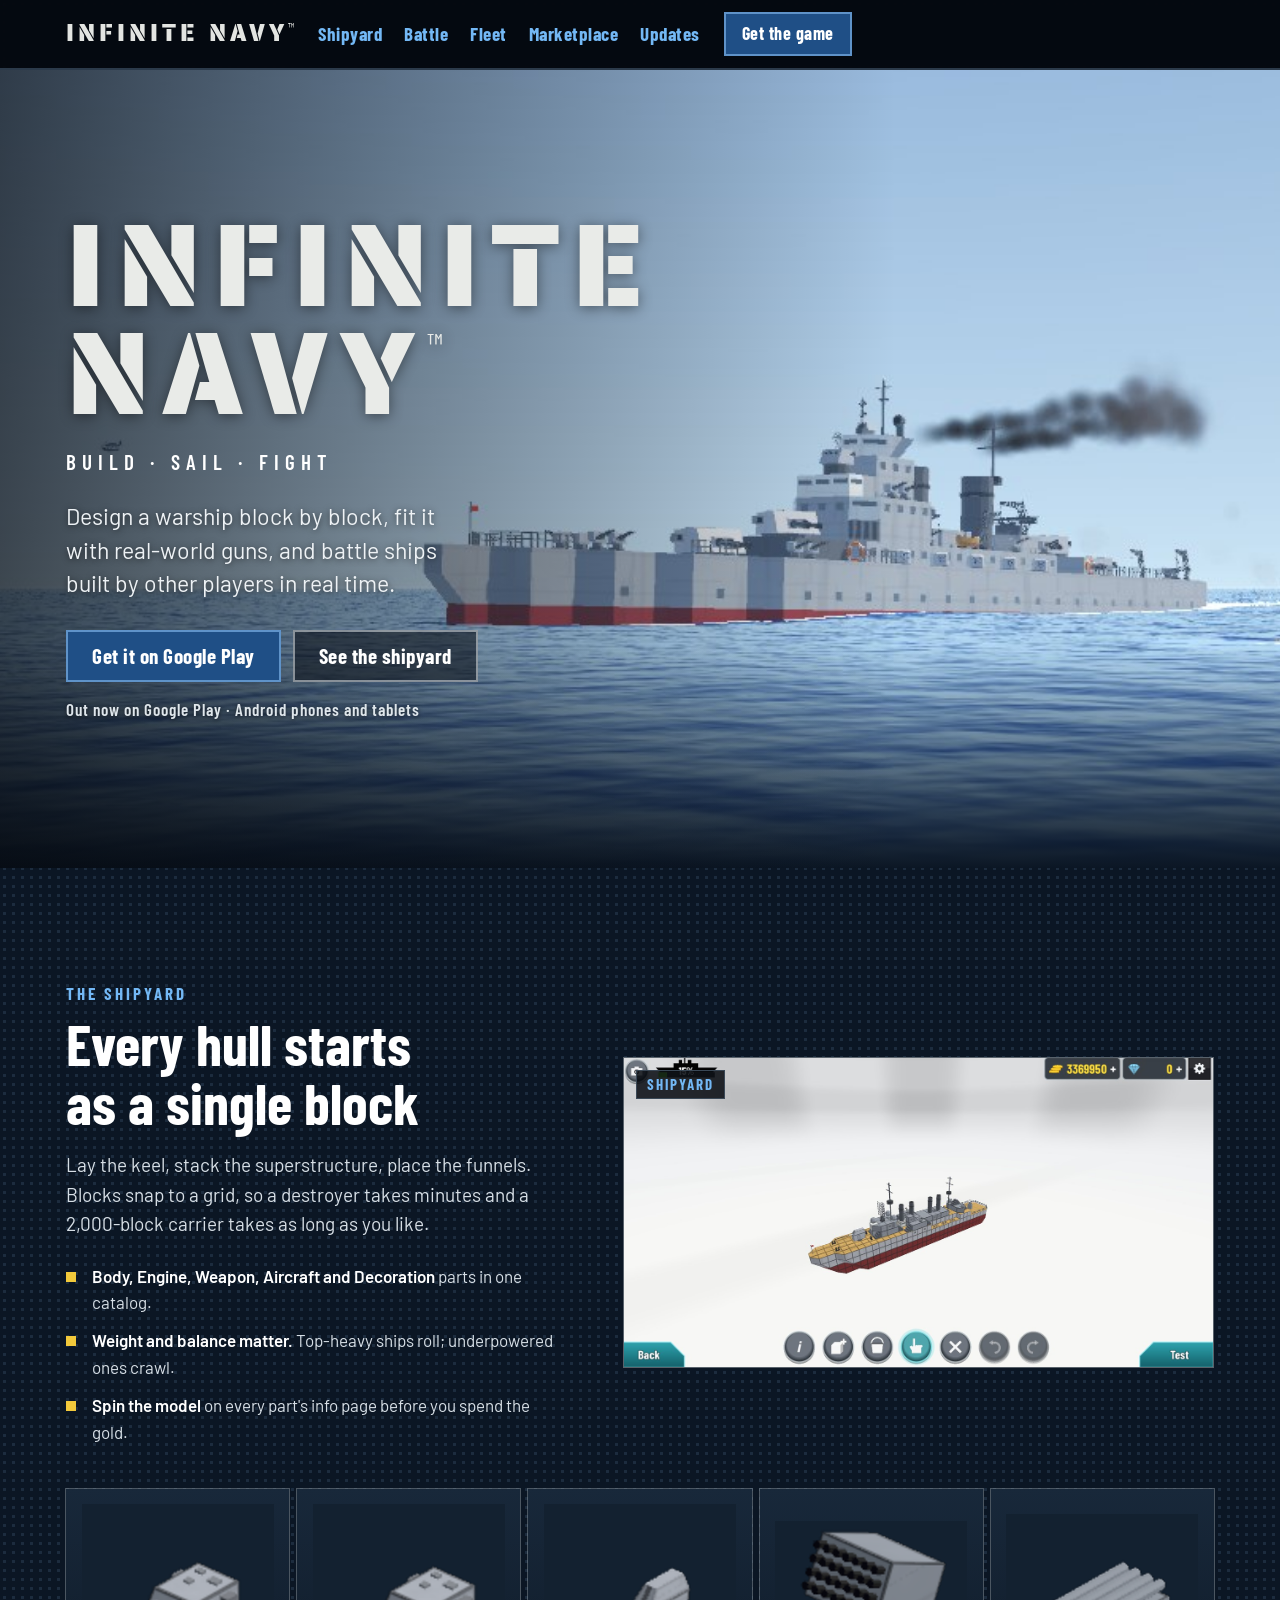
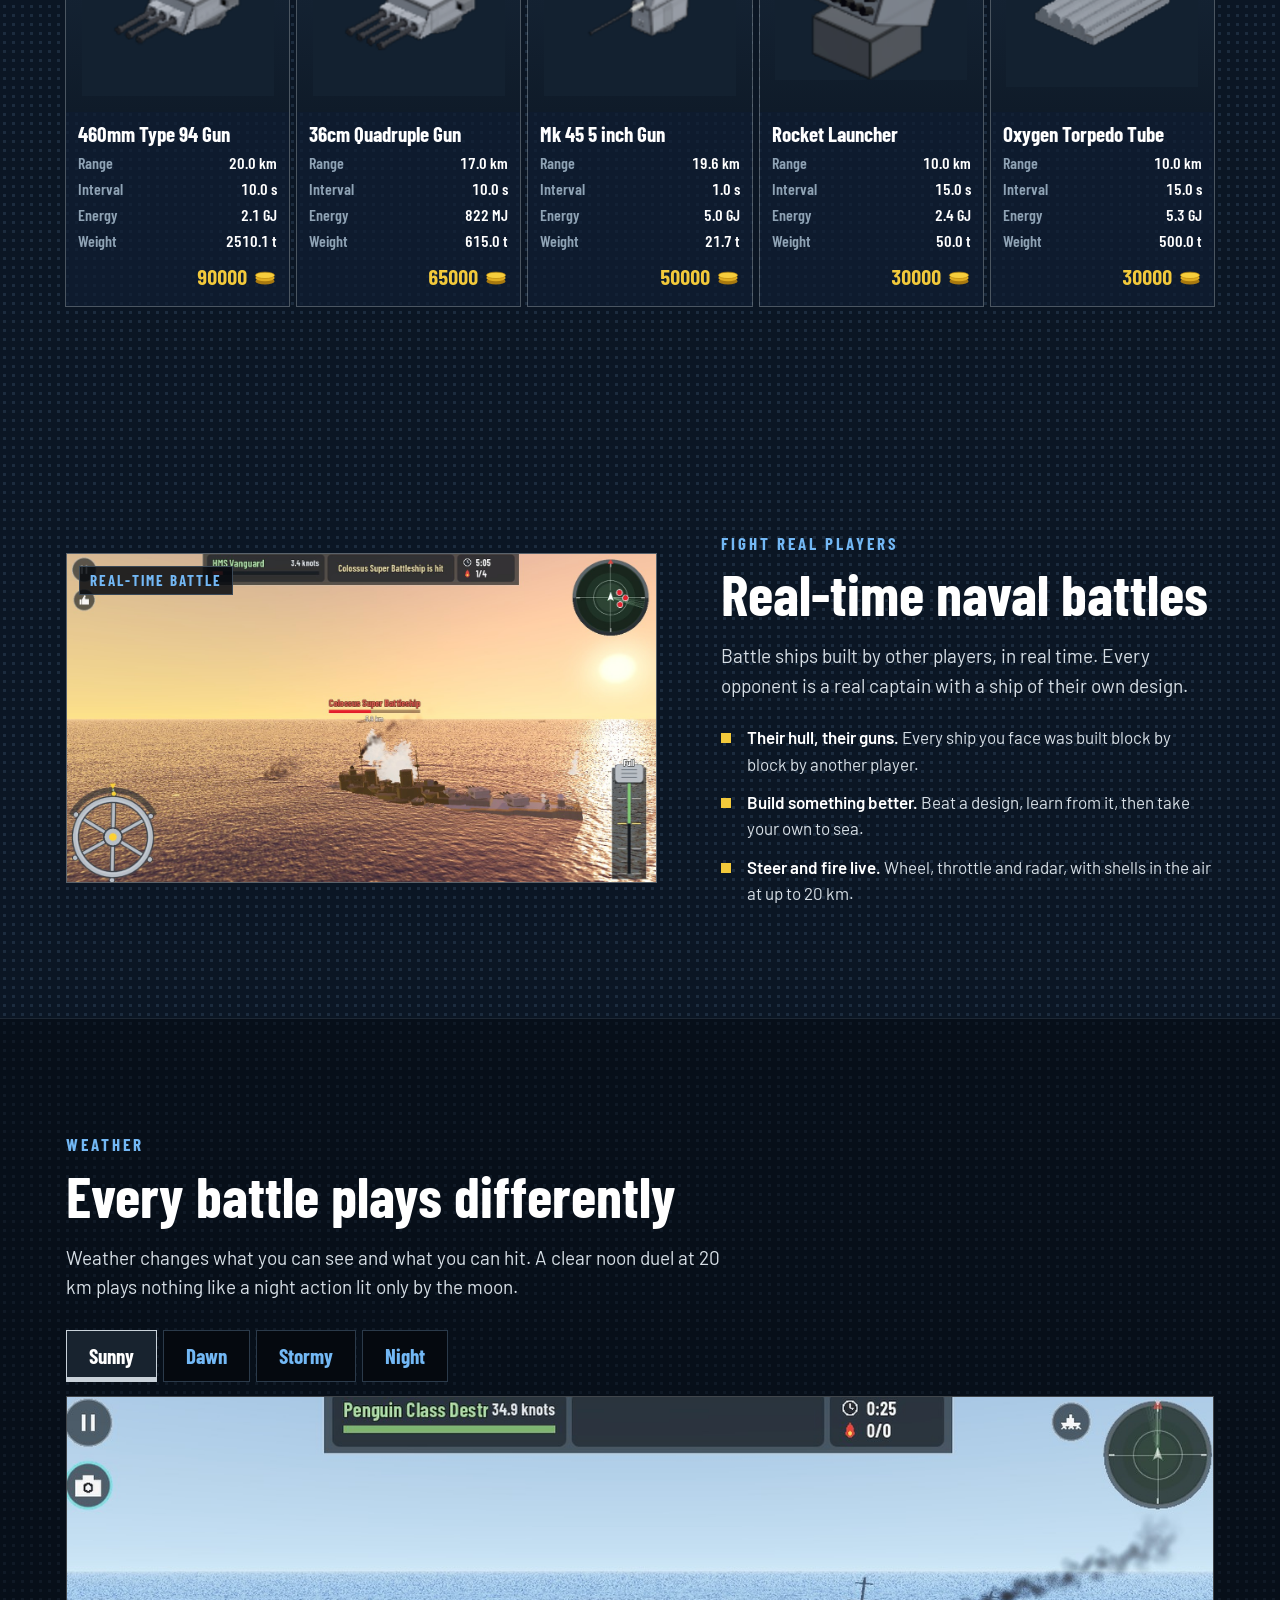
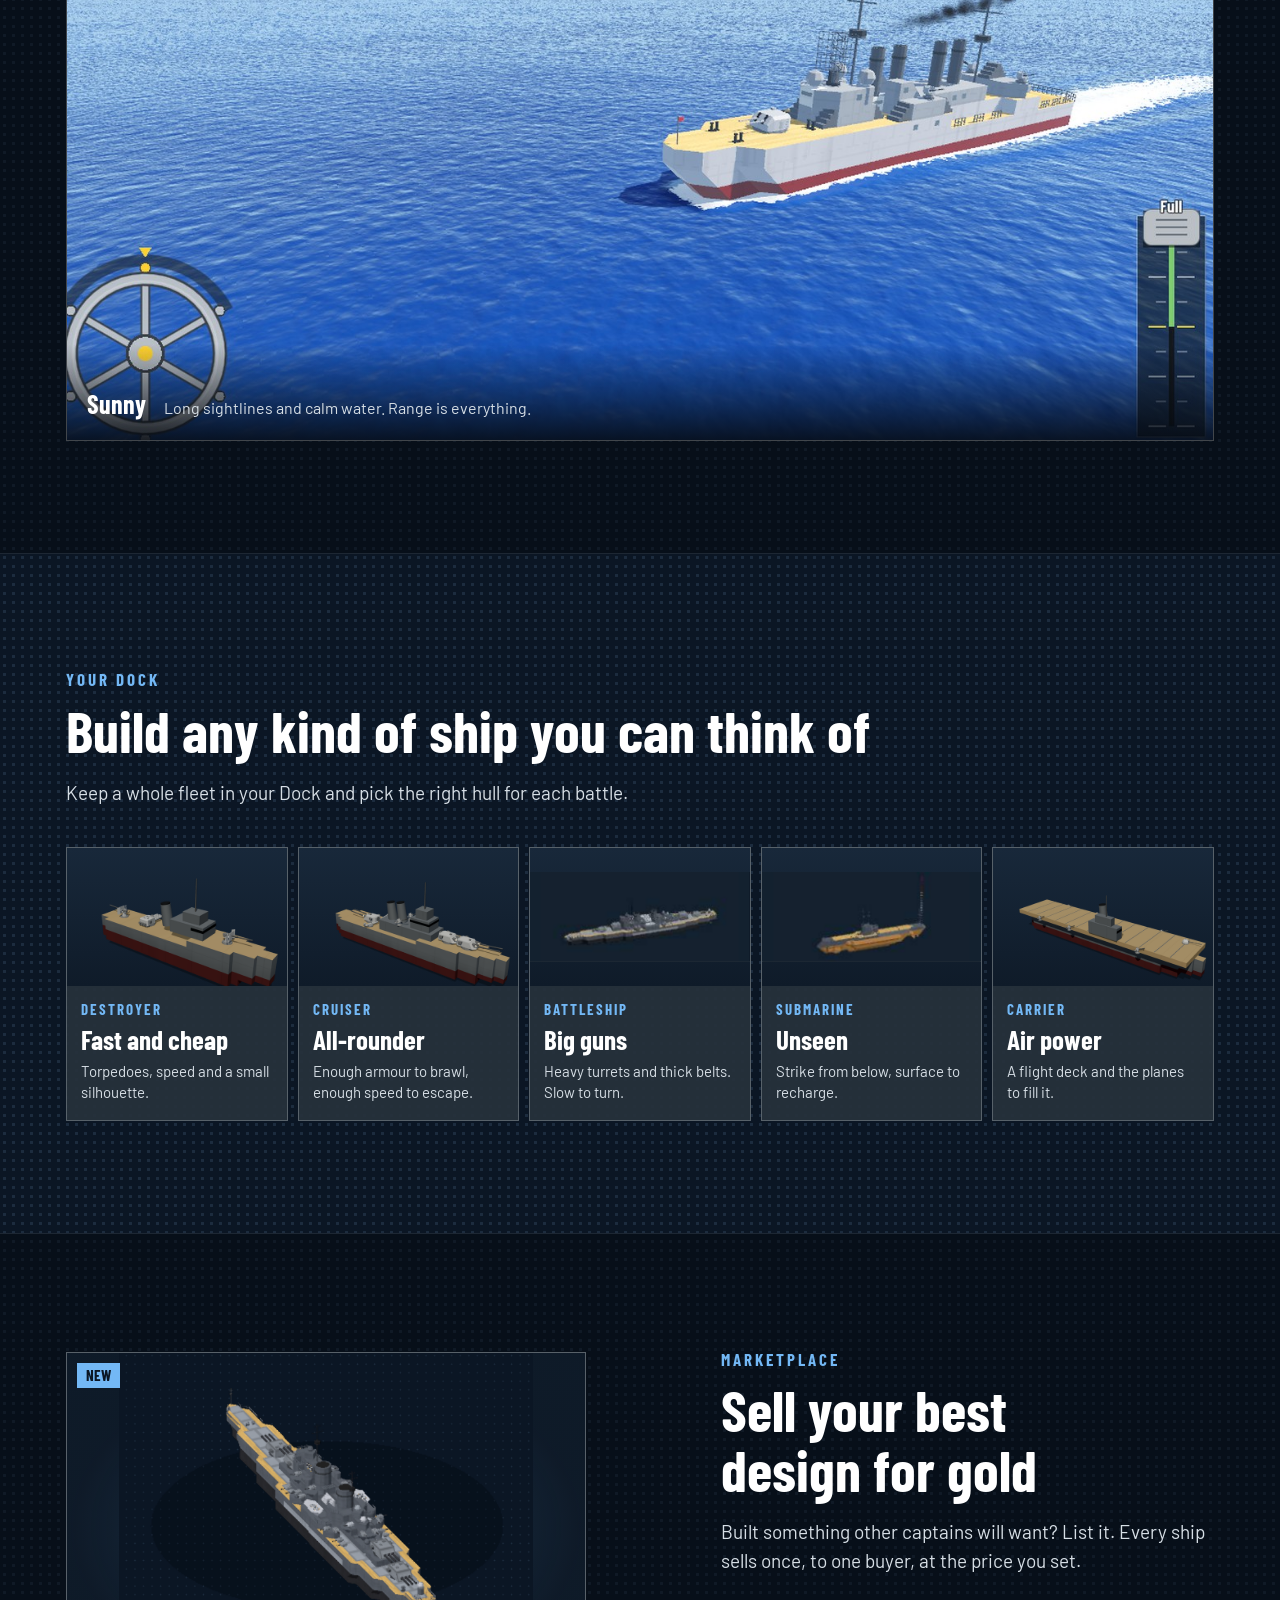
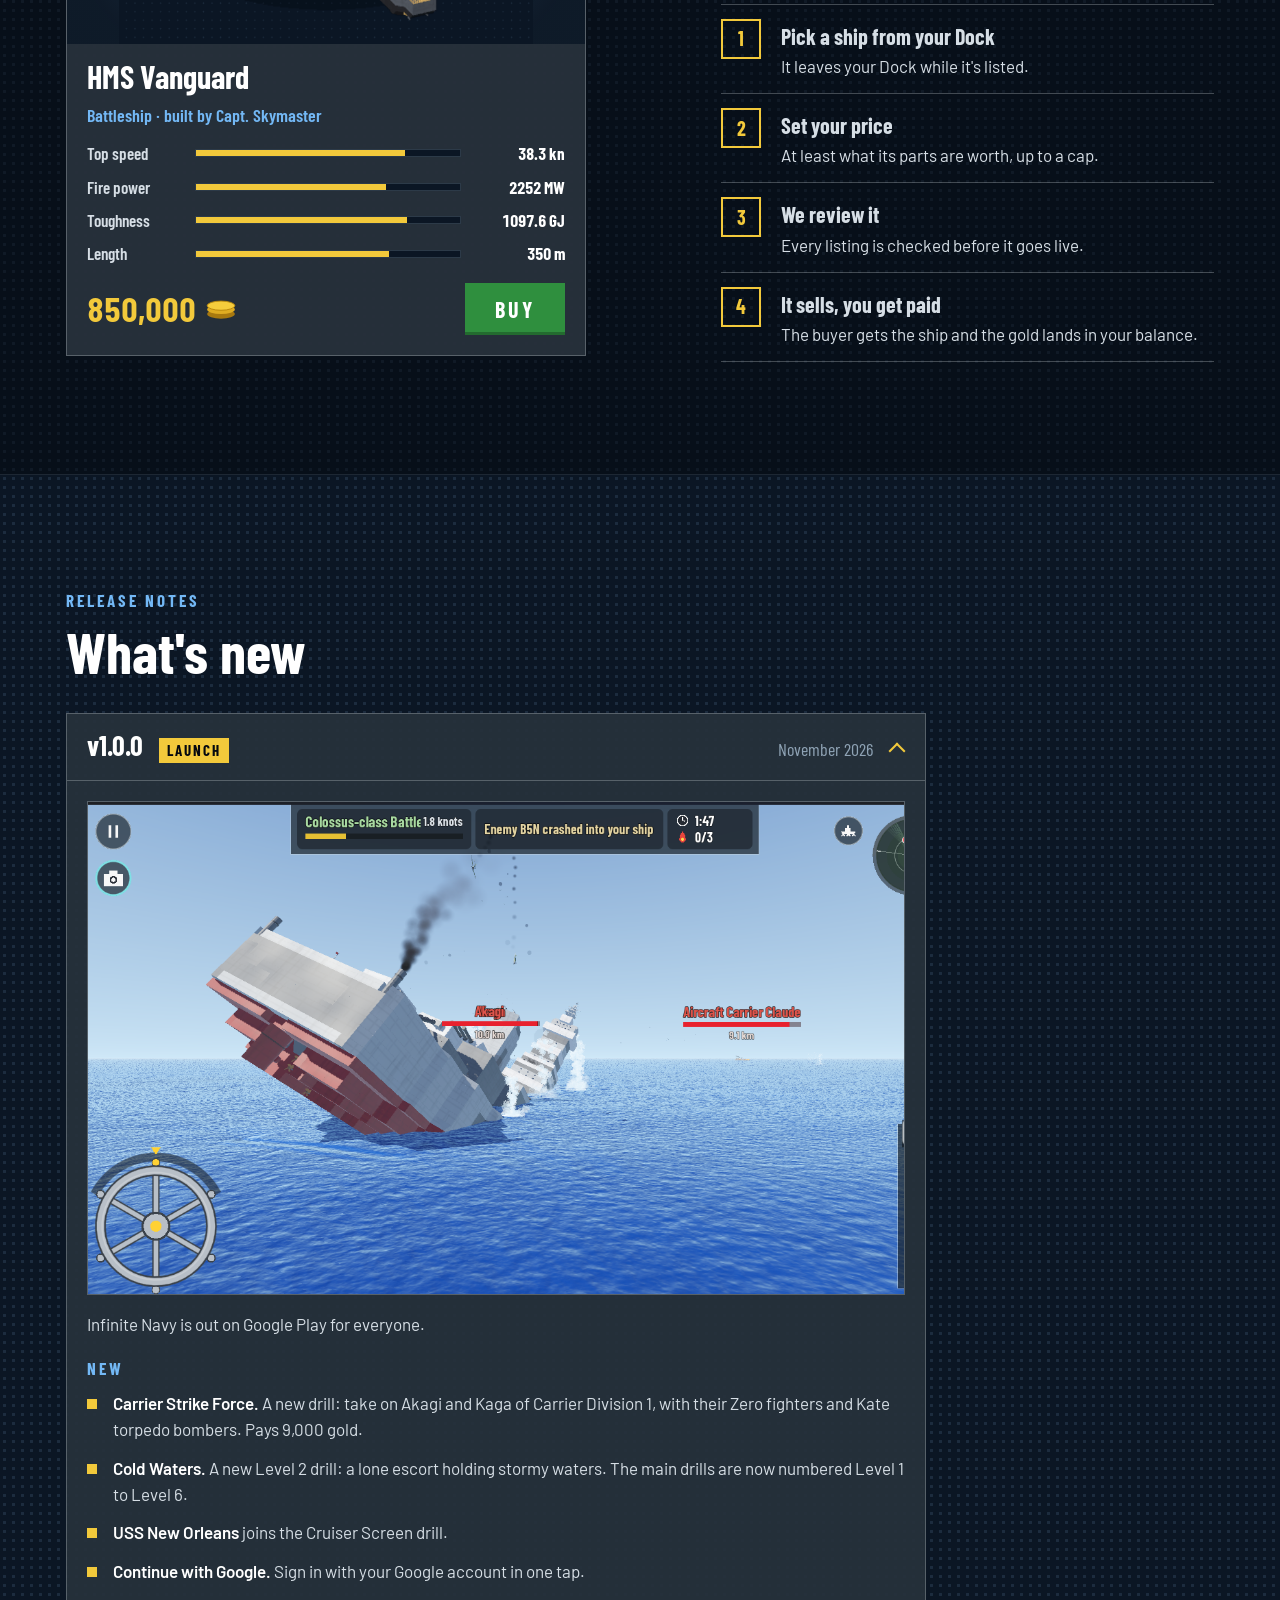
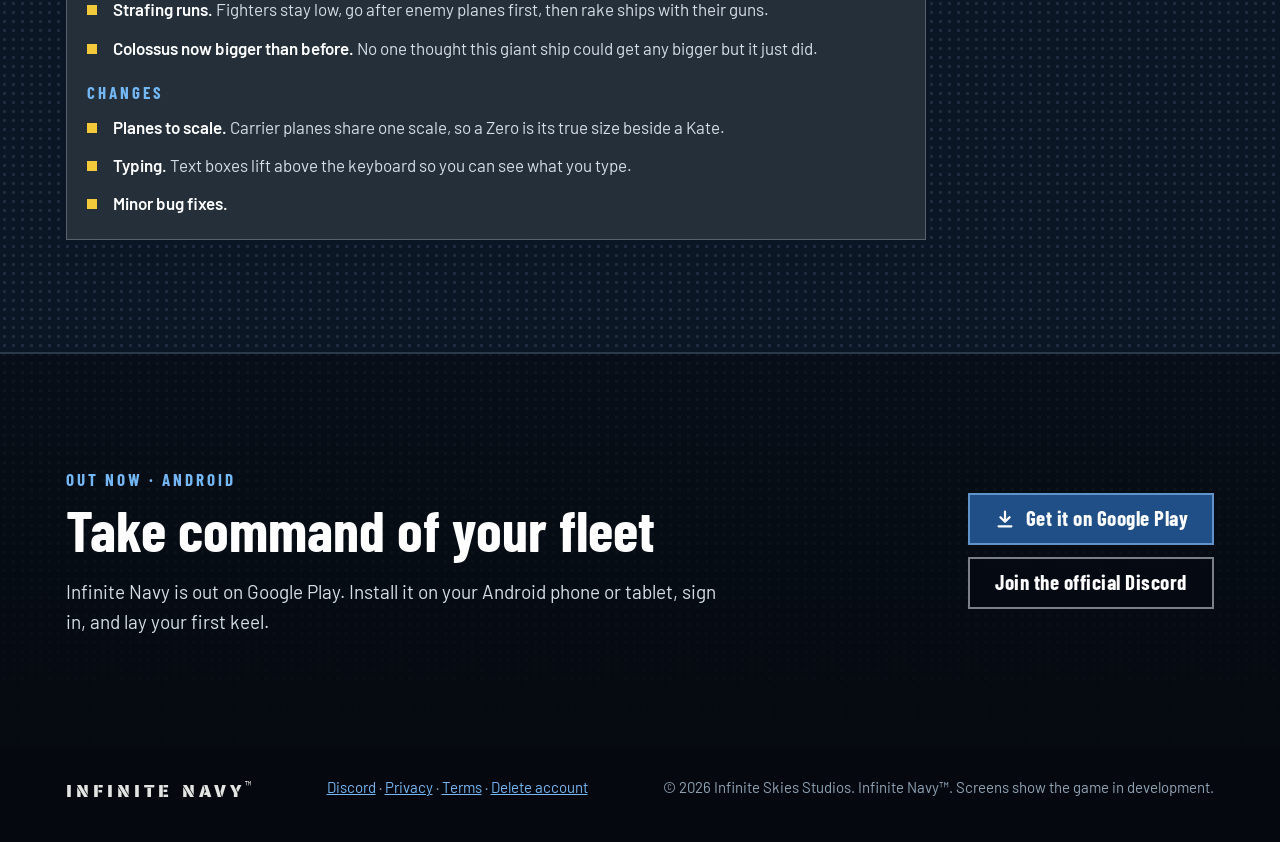
<file: index.html>
<!doctype html>
<html lang="en">
<head>
<meta charset="utf-8">
<meta name="viewport" content="width=device-width,initial-scale=1,viewport-fit=cover">
<title>Infinite Navy</title>
<meta name="description" content="Infinite Navy: build warships block by block and fight ships built by other players in real-time naval battles. Out now on Google Play for Android.">
<link rel="canonical" href="https://infinitenavy.com/">
<meta property="og:type" content="website">
<meta property="og:url" content="https://infinitenavy.com/">
<meta property="og:title" content="Infinite Navy">
<meta property="og:description" content="Build warships block by block, fight other players in real-time naval battles, and trade your best designs with other captains.">
<meta property="og:image" content="https://infinitenavy.com/img/hero.jpg">
<meta name="twitter:card" content="summary_large_image">
<meta name="theme-color" content="#05090f">
<style>body{margin:0;padding:0}[hidden]{display:none!important}</style>
<link rel="preconnect" href="https://fonts.googleapis.com">
<link rel="preconnect" href="https://fonts.gstatic.com" crossorigin>
<link href="https://fonts.googleapis.com/css2?family=Saira+Stencil+One&family=Barlow+Condensed:wght@500;600;700&family=Barlow:wght@400;500;600&display=swap" rel="stylesheet">
<style>
/* Layout: a ship's dossier on chart paper — full-bleed render, then alternating plate panels, steel cards on a dotted navy grid. Single dark look, like the game. */
:root {
  --sea: #0b1624;
  --deep: #05090f;
  --steel: #27313b;
  --steel-2: #2b3540;
  --rule: rgba(220, 226, 230, 0.28);
  --ink: #ffffff;
  --ink-2: #d6dee5;
  --ink-3: #8fa3b5;
  --cyan: #73b8f5;
  --gold: #f2c93b;
  --navy: #1f4f86;
  --navy-edge: #5f93c9;
  --green: #2f8f3e;
  --dot: rgba(120, 160, 200, 0.16);
  --f-logo: 'Saira Stencil One', Impact, 'Arial Narrow Bold', sans-serif;
  --f-head: 'Barlow Condensed', 'Arial Narrow', Arial, sans-serif;
  --f-body: 'Barlow', 'Segoe UI', Roboto, Arial, sans-serif;
  color-scheme: dark;
}
* { box-sizing: border-box; }
html { scroll-behavior: smooth; }
@media (prefers-reduced-motion: reduce) { html { scroll-behavior: auto; } * { transition: none !important; animation: none !important; } }
body {
  background-color: var(--sea);
  background-image: radial-gradient(var(--dot) 1.4px, transparent 1.6px);
  background-size: 9px 9px;
  color: var(--ink);
  font-family: var(--f-body);
  font-size: 17px;
  line-height: 1.55;
}
body::before { content: ""; position: fixed; inset: 0 0 auto; height: env(safe-area-inset-top, 0px); z-index: 10; background: var(--deep); }
a { color: var(--cyan); }
a:hover { color: var(--ink); }
:focus-visible { outline: 3px solid var(--gold); outline-offset: 3px; }
img { max-width: 100%; display: block; }

.wrap { width: 100%; max-width: 1180px; margin: 0 auto; padding-left: max(16px, env(safe-area-inset-left, 0px)); padding-right: max(16px, env(safe-area-inset-right, 0px)); }

/* Nav */
.nav { position: sticky; top: env(safe-area-inset-top, 0px); z-index: 9; background: rgba(5, 9, 15, 0.94); border-bottom: 2px solid #2b3a4a; backdrop-filter: blur(6px); }
.nav .wrap { display: flex; align-items: center; gap: 24px; min-height: 68px; }
.logo { font-family: var(--f-logo); font-size: 24px; letter-spacing: 4px; color: #e3e5e2; text-decoration: none; white-space: nowrap; }
.logo sup { font-family: var(--f-head); font-size: 12px; letter-spacing: 0; }
.nav ul { display: flex; gap: 22px; list-style: none; margin: 0 0 0 auto; padding: 0; }
.nav ul a { font-family: var(--f-head); font-weight: 700; font-size: 19px; letter-spacing: 0.5px; color: var(--cyan); text-decoration: none; }
.nav ul a:hover { color: var(--ink); }
@media (max-width: 760px) { .nav ul { display: none; } .nav .btn { margin-left: auto; } }

/* Buttons */
.btn { display: inline-flex; align-items: center; justify-content: center; gap: 10px; min-height: 52px; padding: 0 24px; font-family: var(--f-head); font-weight: 700; font-size: 21px; letter-spacing: 0.5px; text-decoration: none; color: var(--ink); border: 2px solid var(--navy-edge); background: var(--navy); cursor: pointer; }
.btn:hover { color: var(--ink); background: #285d9b; }
.btn.ghost { background: rgba(5, 9, 15, 0.55); border-color: rgba(220, 226, 230, 0.55); }
.btn.ghost:hover { background: rgba(5, 9, 15, 0.8); }
.btn.small { min-height: 44px; font-size: 18px; padding: 0 16px; }

/* Hero */
.hero { position: relative; overflow: hidden; background: #4f8cc4; }
.hero img.bg { position: absolute; inset: 0; width: 100%; height: 100%; object-fit: cover; object-position: 60% 50%; }
.hero::after { content: ""; position: absolute; inset: 0; background: linear-gradient(90deg, rgba(5, 9, 15, 0.72) 0%, rgba(5, 9, 15, 0.25) 46%, rgba(5, 9, 15, 0) 70%), linear-gradient(0deg, var(--sea) 0%, rgba(11, 22, 36, 0) 28%); }
.hero .wrap { position: relative; z-index: 1; padding-block: clamp(64px, 11vw, 150px) clamp(72px, 10vw, 130px); }
.hero h1 { margin: 0; font-family: var(--f-logo); font-weight: 400; font-size: clamp(52px, 10vw, 118px); line-height: 0.92; letter-spacing: clamp(4px, 1vw, 12px); color: #e9ebe8; text-shadow: 0 2px 14px rgba(0, 0, 0, 0.45); }
.hero h1 sup { font-family: var(--f-head); font-size: 0.26em; letter-spacing: 0; vertical-align: top; position: relative; top: 0.3em; }
.motto { margin: 18px 0 0; display: flex; align-items: center; gap: 14px; font-family: var(--f-head); font-weight: 600; font-size: 21px; letter-spacing: 6px; }
.hero p.pitch { max-width: 31ch; margin: 22px 0 0; font-size: clamp(19px, 2.1vw, 23px); line-height: 1.45; color: #eef2f5; text-shadow: 0 1px 6px rgba(0, 0, 0, 0.6); }
.hero .ctas { margin-top: 30px; display: flex; flex-wrap: wrap; gap: 12px; }
.hero .note { margin-top: 14px; font-family: var(--f-head); font-weight: 600; font-size: 17px; letter-spacing: 1px; color: #dfe6eb; text-shadow: 0 1px 4px rgba(0, 0, 0, 0.6); }

/* Sections */
section.band { padding-block: clamp(64px, 9vw, 112px); }
.eyebrow { display: block; font-family: var(--f-head); font-weight: 700; font-size: 17px; letter-spacing: 3px; text-transform: uppercase; color: var(--cyan); }
h2 { margin: 8px 0 0; font-family: var(--f-head); font-weight: 700; font-size: clamp(36px, 5vw, 58px); line-height: 1.02; text-wrap: balance; }
h3 { margin: 0; font-family: var(--f-head); font-weight: 700; font-size: 27px; line-height: 1.1; }
.lede { max-width: 60ch; margin: 18px 0 0; font-size: 19px; color: var(--ink-2); }
.split { display: grid; grid-template-columns: minmax(0, 5fr) minmax(0, 6fr); gap: clamp(28px, 5vw, 64px); align-items: center; }
.split.flip { grid-template-columns: minmax(0, 6fr) minmax(0, 5fr); }
.split > * { min-width: 0; }
@media (max-width: 860px) { .split, .split.flip { grid-template-columns: minmax(0, 1fr); } .split.flip .media { order: 2; } }

.plate { position: relative; border: 1px solid var(--rule); background: var(--steel); }
.plate img { width: 100%; height: auto; }
.plate .tag { position: absolute; left: 12px; top: 12px; padding: 2px 10px; background: rgba(5, 9, 15, 0.85); border: 1px solid #3a4856; font-family: var(--f-head); font-weight: 700; font-size: 15px; letter-spacing: 2px; color: var(--cyan); }

ul.ticks { list-style: none; padding: 0; margin: 24px 0 0; display: grid; gap: 12px; }
ul.ticks li { display: grid; grid-template-columns: 12px minmax(0, 1fr); gap: 14px; align-items: baseline; color: var(--ink-2); }
ul.ticks li::before { content: ""; width: 10px; height: 10px; background: var(--gold); transform: translateY(-1px); }
ul.ticks b { color: var(--ink); font-weight: 600; }

/* Armoury */
.armoury { margin-top: 44px; display: grid; grid-template-columns: repeat(5, minmax(0, 1fr)); gap: 8px; }
@media (max-width: 980px) { .armoury { grid-template-columns: repeat(3, minmax(0, 1fr)); } }
@media (max-width: 560px) { .armoury { grid-template-columns: repeat(2, minmax(0, 1fr)); } }
.gun { display: flex; flex-direction: column; background: rgba(16, 30, 50, 0.72); box-shadow: 0 0 0 1px rgba(154, 164, 173, 0.45); }
.gun .pic { aspect-ratio: 1 / 1; max-width: 100%; background: linear-gradient(#18283a, #0f1b29); display: flex; align-items: center; justify-content: center; }
.gun .pic img { width: 86%; height: 86%; object-fit: contain; }
.gun .body { padding: 10px 12px 12px; display: flex; flex-direction: column; gap: 6px; font-family: var(--f-head); }
.gun .name { font-weight: 700; font-size: 21px; line-height: 1.1; }
.gun dl { margin: 0; display: grid; grid-template-columns: auto minmax(0, 1fr); column-gap: 10px; row-gap: 1px; font-size: 16px; font-variant-numeric: tabular-nums; }
.gun dt { color: var(--ink-3); font-weight: 600; }
.gun dd { margin: 0; text-align: right; font-weight: 600; }
.gun .price { margin-top: 2px; display: flex; justify-content: flex-end; align-items: center; gap: 6px; font-weight: 700; font-size: 21px; color: var(--gold); font-variant-numeric: tabular-nums; }
.coin { width: 24px; height: 16px; flex-shrink: 0; }

/* Weather */
.wx-tabs { margin-top: 28px; display: flex; flex-wrap: wrap; gap: 6px; }
.wx-tabs button { min-height: 52px; padding: 0 22px; font-family: var(--f-head); font-weight: 700; font-size: 21px; color: var(--cyan); background: var(--deep); border: 1px solid #2b3a4a; cursor: pointer; }
.wx-tabs button[aria-selected="true"] { color: var(--ink); background: #18232f; border-color: #c9d2da; box-shadow: inset 0 -4px 0 #c9d2da; }
.wx-stage { margin-top: 14px; position: relative; border: 1px solid var(--rule); background: var(--deep); aspect-ratio: 16 / 9; max-width: 100%; overflow: hidden; }
.wx-stage img { width: 100%; height: 100%; object-fit: cover; }
.wx-cap { position: absolute; left: 0; right: 0; bottom: 0; padding: 40px 20px 16px; background: linear-gradient(0deg, rgba(5, 9, 15, 0.88), rgba(5, 9, 15, 0)); display: flex; flex-wrap: wrap; gap: 6px 18px; align-items: baseline; }
.wx-cap strong { font-family: var(--f-head); font-weight: 700; font-size: 26px; }
.wx-cap span { color: var(--ink-2); font-size: 16px; }

/* Fleet */
.fleet { margin-top: 40px; display: grid; grid-template-columns: repeat(5, minmax(0, 1fr)); gap: 10px; }
@media (max-width: 980px) { .fleet { grid-template-columns: repeat(2, minmax(0, 1fr)); } }
@media (max-width: 480px) { .fleet { grid-template-columns: minmax(0, 1fr); } }
.hull { display: flex; flex-direction: column; background: rgba(39, 49, 59, 0.92); border: 1px solid var(--rule); }
.hull .pic { aspect-ratio: 16 / 10; max-width: 100%; background: linear-gradient(#18283a, #0f1b29); }
.hull .pic img { width: 100%; height: 100%; object-fit: contain; }
.hull .body { padding: 12px 14px 16px; display: flex; flex-direction: column; gap: 4px; }
.hull .cls { font-family: var(--f-head); font-weight: 700; font-size: 15px; letter-spacing: 2px; color: var(--cyan); text-transform: uppercase; }
.hull p { margin: 2px 0 0; font-size: 15px; color: var(--ink-2); line-height: 1.45; }

/* Market */
.listing { display: grid; grid-template-columns: minmax(0, 1fr); background: rgba(39, 49, 59, 0.95); border: 1px solid var(--rule); max-width: 520px; }
.listing .pic { position: relative; aspect-ratio: 16 / 9; max-width: 100%; background: radial-gradient(ellipse at 50% 60%, rgba(40, 70, 100, 0.6), rgba(11, 22, 36, 0.2) 70%), #0f1b29; }
.listing .pic img { width: 100%; height: 100%; object-fit: contain; }
.listing .pic .new { position: absolute; left: 10px; top: 10px; padding: 1px 9px; background: var(--cyan); color: var(--sea); font-family: var(--f-head); font-weight: 700; font-size: 15px; }
.listing .body { padding: 16px 20px 20px; display: flex; flex-direction: column; gap: 10px; font-family: var(--f-head); }
.listing .title { font-weight: 700; font-size: 32px; line-height: 1; }
.listing .by { font-weight: 600; font-size: 18px; color: var(--cyan); }
.bars { display: grid; gap: 7px; font-size: 17px; font-variant-numeric: tabular-nums; }
.bar-row { display: grid; grid-template-columns: 96px minmax(0, 1fr) 92px; gap: 12px; align-items: center; }
.bar-row span:first-child { color: var(--ink-2); font-weight: 600; }
.bar-row span:last-child { text-align: right; font-weight: 700; }
.track { height: 8px; background: var(--sea); border: 1px solid #2c3a48; }
.track i { display: block; height: 100%; background: var(--gold); }
.buyrow { margin-top: 6px; display: flex; align-items: center; justify-content: space-between; gap: 12px; }
.buyrow .amt { display: flex; align-items: center; gap: 8px; font-weight: 700; font-size: 34px; color: var(--gold); font-variant-numeric: tabular-nums; }
.buy { min-height: 52px; padding: 0 30px; display: inline-flex; align-items: center; background: var(--green); font-weight: 700; font-size: 22px; letter-spacing: 3px; box-shadow: inset 0 -3px 0 rgba(0, 0, 0, 0.25); }

ol.steps { list-style: none; padding: 0; margin: 28px 0 0; display: grid; gap: 0; counter-reset: s; }
ol.steps li { counter-increment: s; display: grid; grid-template-columns: 44px minmax(0, 1fr); gap: 16px; padding: 14px 0; border-top: 1px solid var(--rule); }
ol.steps li:last-child { border-bottom: 1px solid var(--rule); }
ol.steps li::before { content: counter(s); width: 36px; height: 36px; display: flex; align-items: center; justify-content: center; border: 2px solid var(--gold); color: var(--gold); font-family: var(--f-head); font-weight: 700; font-size: 20px; }
ol.steps b { display: block; font-family: var(--f-head); font-size: 22px; font-weight: 700; }
ol.steps span { color: var(--ink-2); }

/* Account strip */
.facts { margin-top: 40px; display: grid; grid-template-columns: repeat(3, minmax(0, 1fr)); gap: 10px; }
@media (max-width: 760px) { .facts { grid-template-columns: minmax(0, 1fr); } }
.fact { padding: 22px 22px 24px; background: rgba(39, 49, 59, 0.92); border: 1px solid var(--rule); display: flex; flex-direction: column; gap: 8px; }
.fact .num { font-family: var(--f-head); font-weight: 700; font-size: 46px; line-height: 1; color: var(--gold); font-variant-numeric: tabular-nums; }
.fact p { margin: 0; color: var(--ink-2); }

/* Release notes (accordion) */
.notes { margin-top: 32px; display: grid; gap: 8px; max-width: 860px; }
.notes details { background: rgba(39, 49, 59, 0.92); border: 1px solid var(--rule); }
.notes summary { list-style: none; cursor: pointer; display: flex; flex-wrap: wrap; align-items: baseline; gap: 6px 16px; padding: 16px 52px 16px 20px; position: relative; font-family: var(--f-head); }
.notes summary::-webkit-details-marker { display: none; }
.notes summary::after { content: ""; position: absolute; right: 22px; top: 50%; width: 10px; height: 10px; margin-top: -7px; border-right: 2px solid var(--gold); border-bottom: 2px solid var(--gold); transform: rotate(45deg); transition: transform 0.15s; }
.notes details[open] summary::after { transform: rotate(-135deg); margin-top: -2px; }
.notes summary:hover .ver { color: var(--gold); }
.notes summary:focus-visible { outline: 2px solid var(--cyan); outline-offset: -2px; }
.notes .ver { font-weight: 700; font-size: 28px; line-height: 1.1; }
.notes .tag { font-weight: 700; font-size: 15px; letter-spacing: 2px; text-transform: uppercase; color: var(--deep); background: var(--gold); padding: 1px 8px; }
.notes .date { color: var(--ink-3); font-size: 18px; margin-left: auto; }
.notes .body { padding: 4px 20px 22px; border-top: 1px solid var(--rule); }
.notes .body > p { margin: 16px 0 0; color: var(--ink-2); }
.notes .shot { margin-top: 16px; width: 100%; height: auto; border: 1px solid var(--rule); }
.notes h3 { margin: 22px 0 0; font-family: var(--f-head); font-weight: 700; font-size: 17px; letter-spacing: 3px; text-transform: uppercase; color: var(--cyan); }
.notes ul.ticks { margin-top: 12px; }
@media (max-width: 760px) { .notes .date { margin-left: 0; flex-basis: 100%; } }

/* Closing */
.closing { border-top: 2px solid #2b3a4a; background: linear-gradient(180deg, rgba(5, 9, 15, 0.6), rgba(5, 9, 15, 0.95)); text-align: left; }
.closing .wrap { display: flex; flex-wrap: wrap; align-items: center; justify-content: space-between; gap: 24px; }
.closing .wrap > div:first-child { flex: 1 1 520px; max-width: 680px; }
.closing .ctas { display: flex; flex-direction: column; gap: 12px; }
.closing ol.steps a { color: var(--cyan); }
footer { background: var(--deep); padding-block: 28px 36px; font-size: 15px; color: var(--ink-3); }
footer .wrap { display: flex; flex-wrap: wrap; justify-content: space-between; gap: 12px 28px; }
footer .logo { font-size: 18px; }
</style>
</head>
<body>

<header class="nav">
  <div class="wrap">
    <a class="logo" href="#top">INFINITE NAVY<sup>™</sup></a>
    <nav aria-label="Sections">
      <ul>
        <li><a href="#build">Shipyard</a></li>
        <li><a href="#pvp">Battle</a></li>
        <li><a href="#fleet">Fleet</a></li>
        <li><a href="#market">Marketplace</a></li>
        <li><a href="#updates">Updates</a></li>
      </ul>
    </nav>
    <a class="btn small" href="#play">Get the game</a>
  </div>
</header>

<main id="top">
  <section class="hero" aria-labelledby="hero-title">
    <img class="bg" src="img/hero.jpg" alt="A block-built battleship in grey dazzle stripes steaming across a blue sea, smoke trailing from its funnel, a seaplane in the distance" fetchpriority="high">
    <div class="wrap">
      <h1 id="hero-title">INFINITE<br>NAVY<sup>™</sup></h1>
      <p class="motto">BUILD · SAIL · FIGHT</p>
      <p class="pitch">Design a warship block by block, fit it with real-world guns, and battle ships built by other players in real time.</p>
      <div class="ctas">
        <a class="btn" href="https://play.google.com/store/apps/details?id=com.infinitenavy.game" target="_blank" rel="noopener">Get it on Google Play</a>
        <a class="btn ghost" href="#build">See the shipyard</a>
      </div>
      <p class="note">Out now on Google Play · Android phones and tablets</p>
    </div>
  </section>

  <section class="band" id="build" aria-labelledby="build-title">
    <div class="wrap">
      <div class="split">
        <div>
          <span class="eyebrow">The shipyard</span>
          <h2 id="build-title">Every hull starts as a single block</h2>
          <p class="lede">Lay the keel, stack the superstructure, place the funnels. Blocks snap to a grid, so a destroyer takes minutes and a 2,000-block carrier takes as long as you like.</p>
          <ul class="ticks">
            <li><span><b>Body, Engine, Weapon, Aircraft and Decoration</b> parts in one catalog.</span></li>
            <li><span><b>Weight and balance matter.</b> Top-heavy ships roll; underpowered ones crawl.</span></li>
            <li><span><b>Spin the model</b> on every part's info page before you spend the gold.</span></li>
          </ul>
        </div>
        <div class="media plate">
          <span class="tag">SHIPYARD</span>
          <img src="img/yard.jpg" width="1400" height="733" alt="The shipyard screen: a block-built ship on a light grid with build tools along the bottom" loading="lazy">
        </div>
      </div>

      <div class="armoury" role="list" aria-label="Five weapons from the weapon catalog">
        <article class="gun" role="listitem">
          <div class="pic"><img src="img/w-460.png" alt="460mm Type 94 triple gun turret, 8 by 8 by 3 blocks" loading="lazy"></div>
          <div class="body">
            <span class="name">460mm Type 94 Gun</span>
            <dl><dt>Range</dt><dd>20.0 km</dd><dt>Interval</dt><dd>10.0 s</dd><dt>Energy</dt><dd>2.1 GJ</dd><dt>Weight</dt><dd>2510.1 t</dd></dl>
            <span class="price">90000<svg class="coin" viewBox="0 0 44 30" aria-hidden="true"><ellipse cx="22" cy="21" rx="18" ry="6" fill="#a8790f"/><ellipse cx="22" cy="15" rx="18" ry="6" fill="#e0ad22"/><ellipse cx="22" cy="10" rx="18" ry="6" fill="#f6cd3c" stroke="#b8860b" stroke-width="1.2"/></svg></span>
          </div>
        </article>
        <article class="gun" role="listitem">
          <div class="pic"><img src="img/w-36q.png" alt="36cm quadruple gun turret, 5 by 4 by 2 blocks" loading="lazy"></div>
          <div class="body">
            <span class="name">36cm Quadruple Gun</span>
            <dl><dt>Range</dt><dd>17.0 km</dd><dt>Interval</dt><dd>10.0 s</dd><dt>Energy</dt><dd>822 MJ</dd><dt>Weight</dt><dd>615.0 t</dd></dl>
            <span class="price">65000<svg class="coin" viewBox="0 0 44 30" aria-hidden="true"><ellipse cx="22" cy="21" rx="18" ry="6" fill="#a8790f"/><ellipse cx="22" cy="15" rx="18" ry="6" fill="#e0ad22"/><ellipse cx="22" cy="10" rx="18" ry="6" fill="#f6cd3c" stroke="#b8860b" stroke-width="1.2"/></svg></span>
          </div>
        </article>
        <article class="gun" role="listitem">
          <div class="pic"><img src="img/w-mk45.png" alt="Mk 45 5 inch gun mount, 1 by 2 by 2 blocks" loading="lazy"></div>
          <div class="body">
            <span class="name">Mk 45 5 inch Gun</span>
            <dl><dt>Range</dt><dd>19.6 km</dd><dt>Interval</dt><dd>1.0 s</dd><dt>Energy</dt><dd>5.0 GJ</dd><dt>Weight</dt><dd>21.7 t</dd></dl>
            <span class="price">50000<svg class="coin" viewBox="0 0 44 30" aria-hidden="true"><ellipse cx="22" cy="21" rx="18" ry="6" fill="#a8790f"/><ellipse cx="22" cy="15" rx="18" ry="6" fill="#e0ad22"/><ellipse cx="22" cy="10" rx="18" ry="6" fill="#f6cd3c" stroke="#b8860b" stroke-width="1.2"/></svg></span>
          </div>
        </article>
        <article class="gun" role="listitem">
          <div class="pic"><img src="img/w-rocket.png" alt="Rocket launcher with a grid of tubes, 2 by 2 by 2 blocks" loading="lazy"></div>
          <div class="body">
            <span class="name">Rocket Launcher</span>
            <dl><dt>Range</dt><dd>10.0 km</dd><dt>Interval</dt><dd>15.0 s</dd><dt>Energy</dt><dd>2.4 GJ</dd><dt>Weight</dt><dd>50.0 t</dd></dl>
            <span class="price">30000<svg class="coin" viewBox="0 0 44 30" aria-hidden="true"><ellipse cx="22" cy="21" rx="18" ry="6" fill="#a8790f"/><ellipse cx="22" cy="15" rx="18" ry="6" fill="#e0ad22"/><ellipse cx="22" cy="10" rx="18" ry="6" fill="#f6cd3c" stroke="#b8860b" stroke-width="1.2"/></svg></span>
          </div>
        </article>
        <article class="gun" role="listitem">
          <div class="pic"><img src="img/w-oxy.png" alt="Oxygen torpedo tube, 3 by 3 by 1 blocks" loading="lazy"></div>
          <div class="body">
            <span class="name">Oxygen Torpedo Tube</span>
            <dl><dt>Range</dt><dd>10.0 km</dd><dt>Interval</dt><dd>15.0 s</dd><dt>Energy</dt><dd>5.3 GJ</dd><dt>Weight</dt><dd>500.0 t</dd></dl>
            <span class="price">30000<svg class="coin" viewBox="0 0 44 30" aria-hidden="true"><ellipse cx="22" cy="21" rx="18" ry="6" fill="#a8790f"/><ellipse cx="22" cy="15" rx="18" ry="6" fill="#e0ad22"/><ellipse cx="22" cy="10" rx="18" ry="6" fill="#f6cd3c" stroke="#b8860b" stroke-width="1.2"/></svg></span>
          </div>
        </article>
      </div>
    </div>
  </section>

  <section class="band" id="pvp" aria-labelledby="pvp-title">
    <div class="wrap">
      <div class="split flip">
        <div class="media plate">
          <span class="tag">REAL-TIME BATTLE</span>
          <img src="img/pvp.jpg" width="1400" height="779" alt="In-game battle: a ship takes a hit, with the wheel, throttle and radar on screen" loading="lazy">
        </div>
        <div>
          <span class="eyebrow">Fight real players</span>
          <h2 id="pvp-title">Real-time naval battles</h2>
          <p class="lede">Battle ships built by other players, in real time. Every opponent is a real captain with a ship of their own design.</p>
          <ul class="ticks">
            <li><span><b>Their hull, their guns.</b> Every ship you face was built block by block by another player.</span></li>
            <li><span><b>Build something better.</b> Beat a design, learn from it, then take your own to sea.</span></li>
            <li><span><b>Steer and fire live.</b> Wheel, throttle and radar, with shells in the air at up to 20 km.</span></li>
          </ul>
        </div>
      </div>
    </div>
  </section>

  <section class="band" id="fight" aria-labelledby="fight-title" style="background: rgba(5, 9, 15, 0.5); border-block: 1px solid #1d2733;">
    <div class="wrap">
      <span class="eyebrow">Weather</span>
      <h2 id="fight-title">Every battle plays differently</h2>
      <p class="lede">Weather changes what you can see and what you can hit. A clear noon duel at 20 km plays nothing like a night action lit only by the moon.</p>
      <div class="wx-tabs" role="tablist" aria-label="Weather">
        <button role="tab" id="tab-sunny" aria-selected="true" aria-controls="wx-panel" data-wx="sunny">Sunny</button>
        <button role="tab" id="tab-dawn" aria-selected="false" aria-controls="wx-panel" data-wx="dawn" tabindex="-1">Dawn</button>
        <button role="tab" id="tab-storm" aria-selected="false" aria-controls="wx-panel" data-wx="storm" tabindex="-1">Stormy</button>
        <button role="tab" id="tab-night" aria-selected="false" aria-controls="wx-panel" data-wx="night" tabindex="-1">Night</button>
      </div>
      <div class="wx-stage" id="wx-panel" role="tabpanel" aria-labelledby="tab-sunny">
        <img id="wx-img" src="img/sunny.jpg" width="1400" height="788" alt="In-game view of a destroyer at full speed under a clear blue sky, smoke trailing from its funnels, with the wheel, throttle and radar on screen" loading="lazy">
        <div class="wx-cap"><strong id="wx-name">Sunny</strong><span id="wx-desc">Long sightlines and calm water. Range is everything.</span></div>
      </div>
    </div>
  </section>

  <section class="band" id="fleet" aria-labelledby="fleet-title">
    <div class="wrap">
      <span class="eyebrow">Your Dock</span>
      <h2 id="fleet-title">Build any kind of ship you can think of</h2>
      <p class="lede">Keep a whole fleet in your Dock and pick the right hull for each battle.</p>
      <div class="fleet">
        <article class="hull"><div class="pic"><img src="img/ship-dd.png" alt="Block-built destroyer" loading="lazy"></div><div class="body"><span class="cls">Destroyer</span><h3>Fast and cheap</h3><p>Torpedoes, speed and a small silhouette.</p></div></article>
        <article class="hull"><div class="pic"><img src="img/ship-ca.png" alt="Block-built cruiser" loading="lazy"></div><div class="body"><span class="cls">Cruiser</span><h3>All-rounder</h3><p>Enough armour to brawl, enough speed to escape.</p></div></article>
        <article class="hull"><div class="pic"><img src="img/ship-bb.png" alt="Block-built battleship" loading="lazy"></div><div class="body"><span class="cls">Battleship</span><h3>Big guns</h3><p>Heavy turrets and thick belts. Slow to turn.</p></div></article>
        <article class="hull"><div class="pic"><img src="img/ship-ss.png" alt="Block-built submarine" loading="lazy"></div><div class="body"><span class="cls">Submarine</span><h3>Unseen</h3><p>Strike from below, surface to recharge.</p></div></article>
        <article class="hull"><div class="pic"><img src="img/ship-cv.png" alt="Block-built aircraft carrier" loading="lazy"></div><div class="body"><span class="cls">Carrier</span><h3>Air power</h3><p>A flight deck and the planes to fill it.</p></div></article>
      </div>
    </div>
  </section>

  <section class="band" id="market" aria-labelledby="market-title" style="background: rgba(5, 9, 15, 0.5); border-block: 1px solid #1d2733;">
    <div class="wrap">
      <div class="split flip">
        <div class="media">
          <article class="listing" aria-label="Example marketplace listing">
            <div class="pic"><img src="img/ship-vanguard-3d.png" alt="HMS Vanguard, a block-built battleship, in the 3D viewer" loading="lazy"><span class="new">NEW</span></div>
            <div class="body">
              <span class="title">HMS Vanguard</span>
              <span class="by">Battleship · built by Capt. Skymaster</span>
              <div class="bars">
                <div class="bar-row"><span>Top speed</span><span class="track"><i style="width: 79%"></i></span><span>38.3 kn</span></div>
                <div class="bar-row"><span>Fire power</span><span class="track"><i style="width: 72%"></i></span><span>2252 MW</span></div>
                <div class="bar-row"><span>Toughness</span><span class="track"><i style="width: 80%"></i></span><span>1097.6 GJ</span></div>
                <div class="bar-row"><span>Length</span><span class="track"><i style="width: 73%"></i></span><span>350 m</span></div>
              </div>
              <div class="buyrow">
                <span class="amt">850,000<svg class="coin" style="width: 34px; height: 23px" viewBox="0 0 44 30" aria-hidden="true"><ellipse cx="22" cy="21" rx="18" ry="6" fill="#a8790f"/><ellipse cx="22" cy="15" rx="18" ry="6" fill="#e0ad22"/><ellipse cx="22" cy="10" rx="18" ry="6" fill="#f6cd3c" stroke="#b8860b" stroke-width="1.2"/></svg></span>
                <span class="buy" aria-hidden="true">BUY</span>
              </div>
            </div>
          </article>
        </div>
        <div>
          <span class="eyebrow">Marketplace</span>
          <h2 id="market-title">Sell your best design for gold</h2>
          <p class="lede">Built something other captains will want? List it. Every ship sells once, to one buyer, at the price you set.</p>
          <ol class="steps">
            <li><span><b>Pick a ship from your Dock</b>It leaves your Dock while it's listed.</span></li>
            <li><span><b>Set your price</b>At least what its parts are worth, up to a cap.</span></li>
            <li><span><b>We review it</b>Every listing is checked before it goes live.</span></li>
            <li><span><b>It sells, you get paid</b>The buyer gets the ship and the gold lands in your balance.</span></li>
          </ol>
        </div>
      </div>
    </div>
  </section>

  <section class="band" id="updates" aria-labelledby="updates-title">
    <div class="wrap">
      <span class="eyebrow">Release notes</span>
      <h2 id="updates-title">What's new</h2>
      <div class="notes">
        <details open>
          <summary><span class="ver">v1.0.0</span><span class="tag">Launch</span><span class="date">November 2026</span></summary>
          <div class="body">
            <img class="shot" src="img/strike-force.png" alt="A battleship rolls over and sinks after a torpedo bomber crashes into it, with the carriers Akagi and Aircraft Carrier Claude on the horizon" loading="lazy" width="1190" height="718">
            <p>Infinite Navy is out on Google Play for everyone.</p>
            <h3>New</h3>
            <ul class="ticks">
              <li><span><b>Carrier Strike Force.</b> A new drill: take on Akagi and Kaga of Carrier Division 1, with their Zero fighters and Kate torpedo bombers. Pays 9,000 gold.</span></li>
              <li><span><b>Cold Waters.</b> A new Level 2 drill: a lone escort holding stormy waters. The main drills are now numbered Level 1 to Level 6.</span></li>
              <li><span><b>USS New Orleans</b> joins the Cruiser Screen drill.</span></li>
              <li><span><b>Continue with Google.</b> Sign in with your Google account in one tap.</span></li>
              <li><span><b>Strafing runs.</b> Fighters stay low, go after enemy planes first, then rake ships with their guns.</span></li>
              <li><span><b>Colossus now bigger than before.</b> No one thought this giant ship could get any bigger but it just did.</span></li>
            </ul>
            <h3>Changes</h3>
            <ul class="ticks">
              <li><span><b>Planes to scale.</b> Carrier planes share one scale, so a Zero is its true size beside a Kate.</span></li>
              <li><span><b>Typing.</b> Text boxes lift above the keyboard so you can see what you type.</span></li>
              <li><span><b>Minor bug fixes.</b></span></li>
            </ul>
          </div>
        </details>
      </div>
    </div>
  </section>

  <section class="band closing" id="play" aria-labelledby="play-title">
    <div class="wrap">
      <div>
        <span class="eyebrow">Out now · Android</span>
        <h2 id="play-title">Take command of your fleet</h2>
        <p class="lede">Infinite Navy is out on Google Play. Install it on your Android phone or tablet, sign in, and lay your first keel.</p>
      </div>
      <div class="ctas">
        <a class="btn" href="https://play.google.com/store/apps/details?id=com.infinitenavy.game" target="_blank" rel="noopener"><svg aria-hidden="true" viewBox="0 0 24 24" style="width: 22px; height: 22px" fill="none" stroke="currentColor" stroke-width="2.4" stroke-linecap="round" stroke-linejoin="round"><path d="M12 4v11M7 10l5 5 5-5M5 20h14"></path></svg>Get it on Google Play</a>
        <a class="btn ghost" href="https://discord.gg/gtnr6q5zV5" target="_blank" rel="noopener">Join the official Discord</a>
      </div>
    </div>
  </section>
</main>

<footer>
  <div class="wrap">
    <a class="logo" href="#top">INFINITE NAVY<sup>™</sup></a>
    <span><a href="https://discord.gg/gtnr6q5zV5" target="_blank" rel="noopener">Discord</a> · <a href="privacy.html">Privacy</a> · <a href="terms.html">Terms</a> · <a href="delete-account.html">Delete account</a></span>
    <span>© 2026 Infinite Skies Studios. Infinite Navy™. Screens show the game in development.</span>
  </div>
</footer>

<script>
(function () {
  var data = {
    sunny: { src: 'img/sunny.jpg', name: 'Sunny', desc: 'Long sightlines and calm water. Range is everything.', alt: 'In-game view of a destroyer at full speed under a clear blue sky, smoke trailing from its funnels, with the wheel, throttle and radar on screen' },
    dawn:  { src: 'img/dawn.jpg',  name: 'Dawn',  desc: 'Low sun in your eyes. Fight with it behind you.', alt: 'In-game view of a battleship in low orange sunlight with an enemy cruiser targeted ahead' },
    storm: { src: 'img/storm.jpg', name: 'Stormy', desc: 'Rain and heavy seas cut visibility and throw off your aim.', alt: 'Battleship in driving rain on a dark grey sea' },
    night: { src: 'img/night.jpg', name: 'Night', desc: 'Moonlight and muzzle flashes. Close in before they see you.', alt: 'Battleship at night with lit bridge windows, a full moon reflecting on the water' }
  };
  var tabs = Array.prototype.slice.call(document.querySelectorAll('.wx-tabs [role="tab"]'));
  var img = document.getElementById('wx-img'), nm = document.getElementById('wx-name'), ds = document.getElementById('wx-desc'), panel = document.getElementById('wx-panel');
  Object.keys(data).forEach(function (k) { var p = new Image(); p.src = data[k].src; });
  function pick(tab, focus) {
    var d = data[tab.dataset.wx];
    tabs.forEach(function (t) { var on = t === tab; t.setAttribute('aria-selected', on ? 'true' : 'false'); t.tabIndex = on ? 0 : -1; });
    img.src = d.src; img.alt = d.alt; nm.textContent = d.name; ds.textContent = d.desc;
    panel.setAttribute('aria-labelledby', tab.id);
    if (focus) tab.focus();
  }
  tabs.forEach(function (t, i) {
    t.addEventListener('click', function () { pick(t); });
    t.addEventListener('keydown', function (e) {
      if (e.key === 'ArrowRight' || e.key === 'ArrowLeft') {
        e.preventDefault();
        var n = (i + (e.key === 'ArrowRight' ? 1 : tabs.length - 1)) % tabs.length;
        pick(tabs[n], true);
      }
    });
  });
})();
</script>

</body></html>
</file>
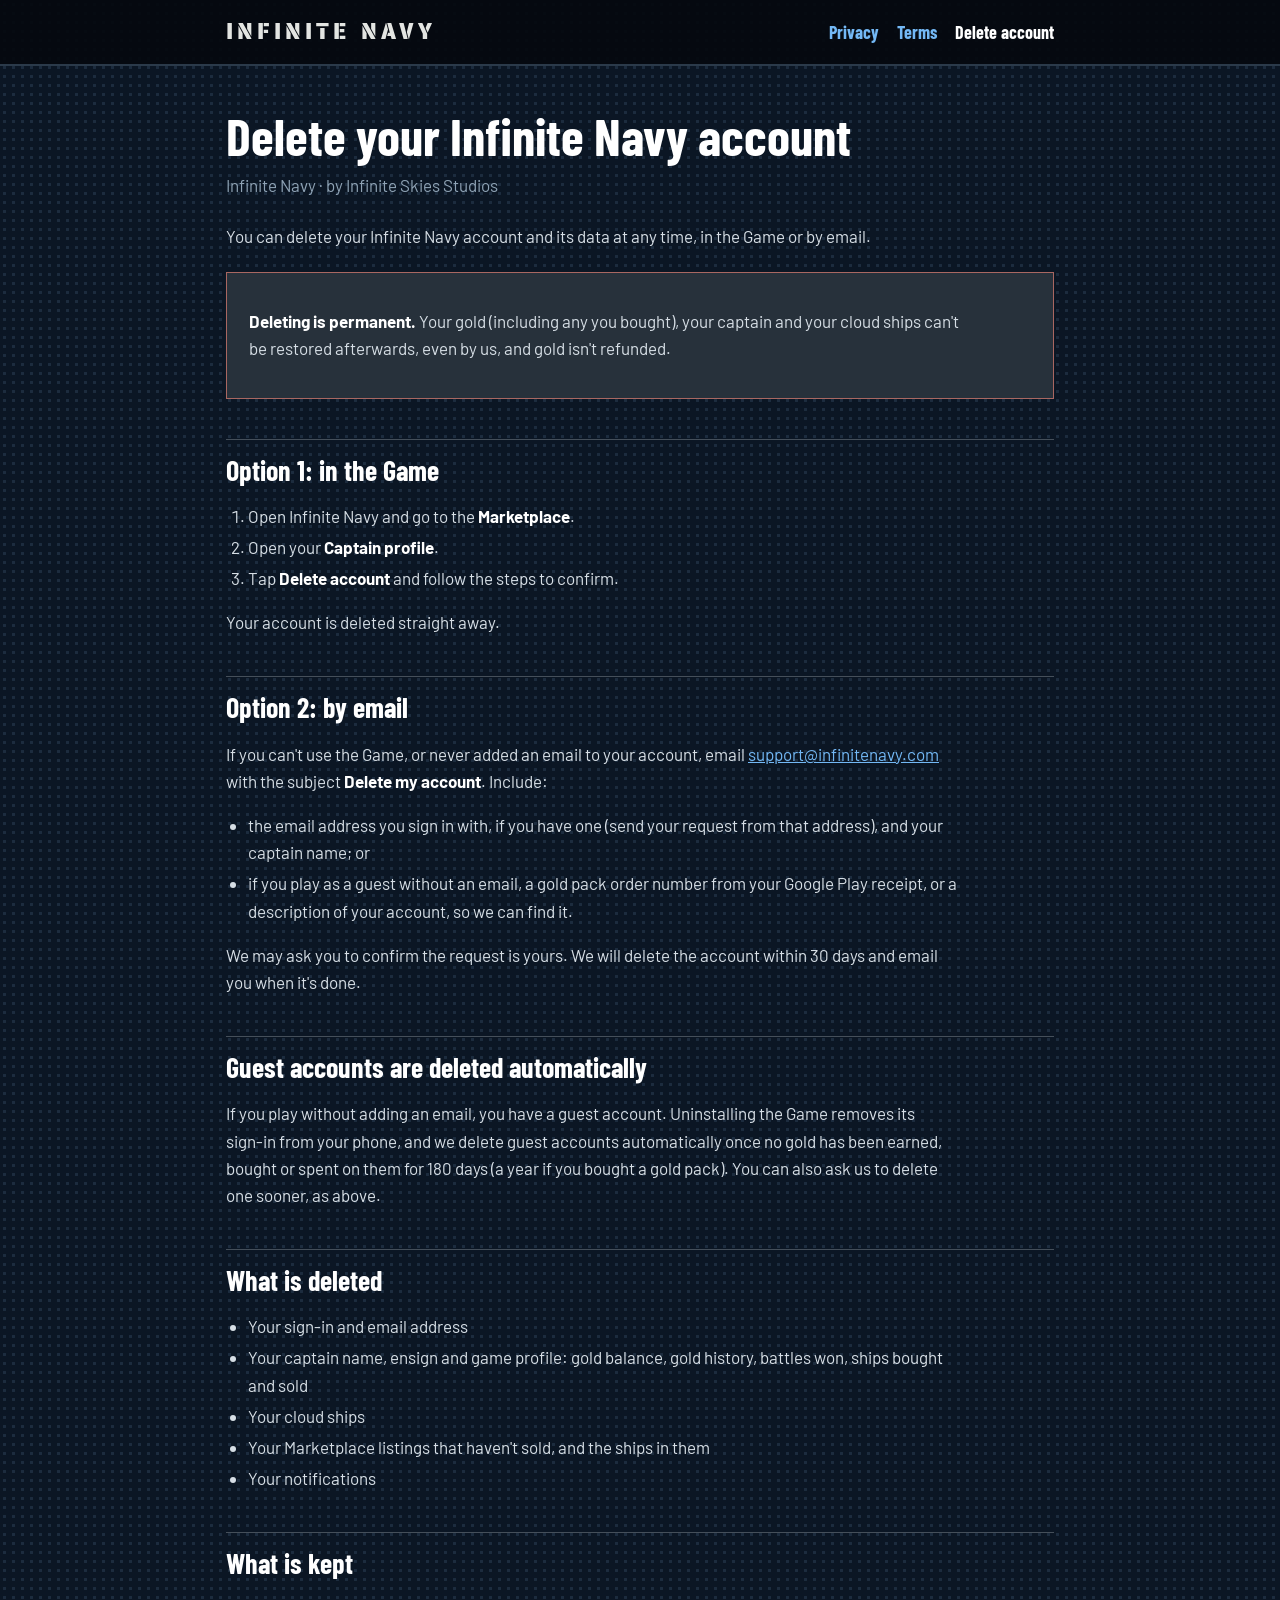
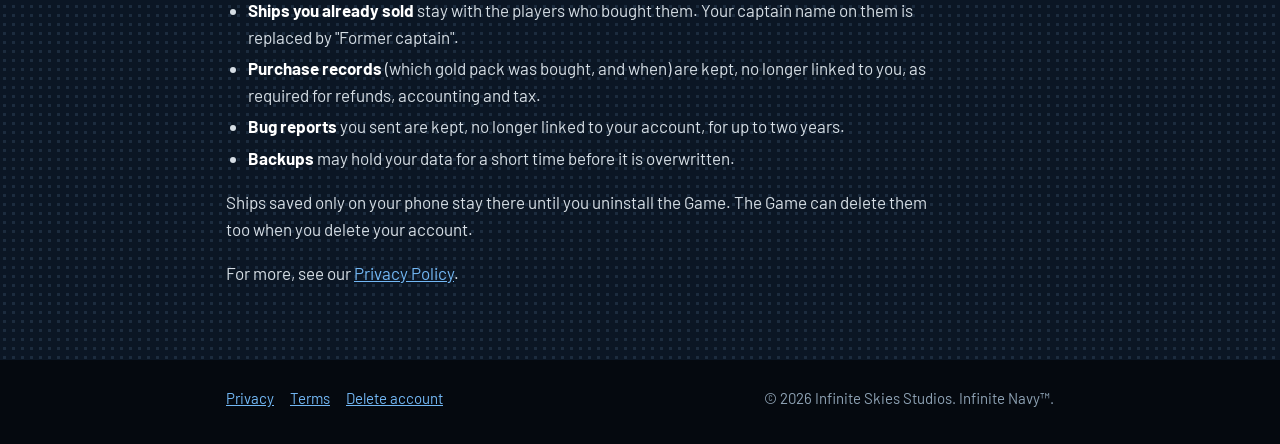
<file: delete-account.html>
<!doctype html>
<html lang="en">
<head>
<meta charset="utf-8">
<meta name="viewport" content="width=device-width,initial-scale=1,viewport-fit=cover">
<title>Delete Your Account · Infinite Navy</title>
<meta name="description" content="How to delete your Infinite Navy account and data, and what is deleted.">
<link rel="canonical" href="https://infinitenavy.com/delete-account.html">
<meta name="theme-color" content="#05090f">
<link rel="preconnect" href="https://fonts.googleapis.com">
<link rel="preconnect" href="https://fonts.gstatic.com" crossorigin>
<link href="https://fonts.googleapis.com/css2?family=Saira+Stencil+One&family=Barlow+Condensed:wght@600;700&family=Barlow:wght@400;600&display=swap" rel="stylesheet">
<link rel="stylesheet" href="legal.css">
</head>
<body>
<header class="nav">
  <div class="wrap">
    <a class="logo" href="/">INFINITE NAVY</a>
    <ul>
      <li><a href="privacy.html">Privacy</a></li>
      <li><a href="terms.html">Terms</a></li>
      <li><a href="delete-account.html" aria-current="page">Delete account</a></li>
    </ul>
  </div>
</header>

<main class="wrap">
<h1>Delete your Infinite Navy account</h1>
<p class="meta">Infinite Navy · by Infinite Skies Studios</p>

<p>You can delete your Infinite Navy account and its data at any time, in the Game or by email.</p>

<div class="box warn">
  <p><strong>Deleting is permanent.</strong> Your gold (including any you bought), your captain and your cloud ships can't be restored afterwards, even by us, and gold isn't refunded.</p>
</div>

<h2>Option 1: in the Game</h2>
<ol>
  <li>Open Infinite Navy and go to the <strong>Marketplace</strong>.</li>
  <li>Open your <strong>Captain profile</strong>.</li>
  <li>Tap <strong>Delete account</strong> and follow the steps to confirm.</li>
</ol>
<p>Your account is deleted straight away.</p>

<h2>Option 2: by email</h2>
<p>If you can't use the Game, or never added an email to your account, email <a href="mailto:support@infinitenavy.com?subject=Delete%20my%20account">support@infinitenavy.com</a> with the subject <strong>Delete my account</strong>. Include:</p>
<ul>
  <li>the email address you sign in with, if you have one (send your request from that address), and your captain name; or</li>
  <li>if you play as a guest without an email, a gold pack order number from your Google Play receipt, or a description of your account, so we can find it.</li>
</ul>
<p>We may ask you to confirm the request is yours. We will delete the account within 30 days and email you when it's done.</p>

<h2>Guest accounts are deleted automatically</h2>
<p>If you play without adding an email, you have a guest account. Uninstalling the Game removes its sign-in from your phone, and we delete guest accounts automatically once no gold has been earned, bought or spent on them for 180 days (a year if you bought a gold pack). You can also ask us to delete one sooner, as above.</p>

<h2>What is deleted</h2>
<ul>
  <li>Your sign-in and email address</li>
  <li>Your captain name, ensign and game profile: gold balance, gold history, battles won, ships bought and sold</li>
  <li>Your cloud ships</li>
  <li>Your Marketplace listings that haven't sold, and the ships in them</li>
  <li>Your notifications</li>
</ul>

<h2>What is kept</h2>
<ul>
  <li><strong>Ships you already sold</strong> stay with the players who bought them. Your captain name on them is replaced by "Former captain".</li>
  <li><strong>Purchase records</strong> (which gold pack was bought, and when) are kept, no longer linked to you, as required for refunds, accounting and tax.</li>
  <li><strong>Bug reports</strong> you sent are kept, no longer linked to your account, for up to two years.</li>
  <li><strong>Backups</strong> may hold your data for a short time before it is overwritten.</li>
</ul>
<p>Ships saved only on your phone stay there until you uninstall the Game. The Game can delete them too when you delete your account.</p>

<p>For more, see our <a href="privacy.html">Privacy Policy</a>.</p>
</main>

<footer>
  <div class="wrap">
    <nav><a href="privacy.html">Privacy</a><a href="terms.html">Terms</a><a href="delete-account.html">Delete account</a></nav>
    <span>© 2026 Infinite Skies Studios. Infinite Navy™.</span>
  </div>
</footer>
</body>
</html>
</file>
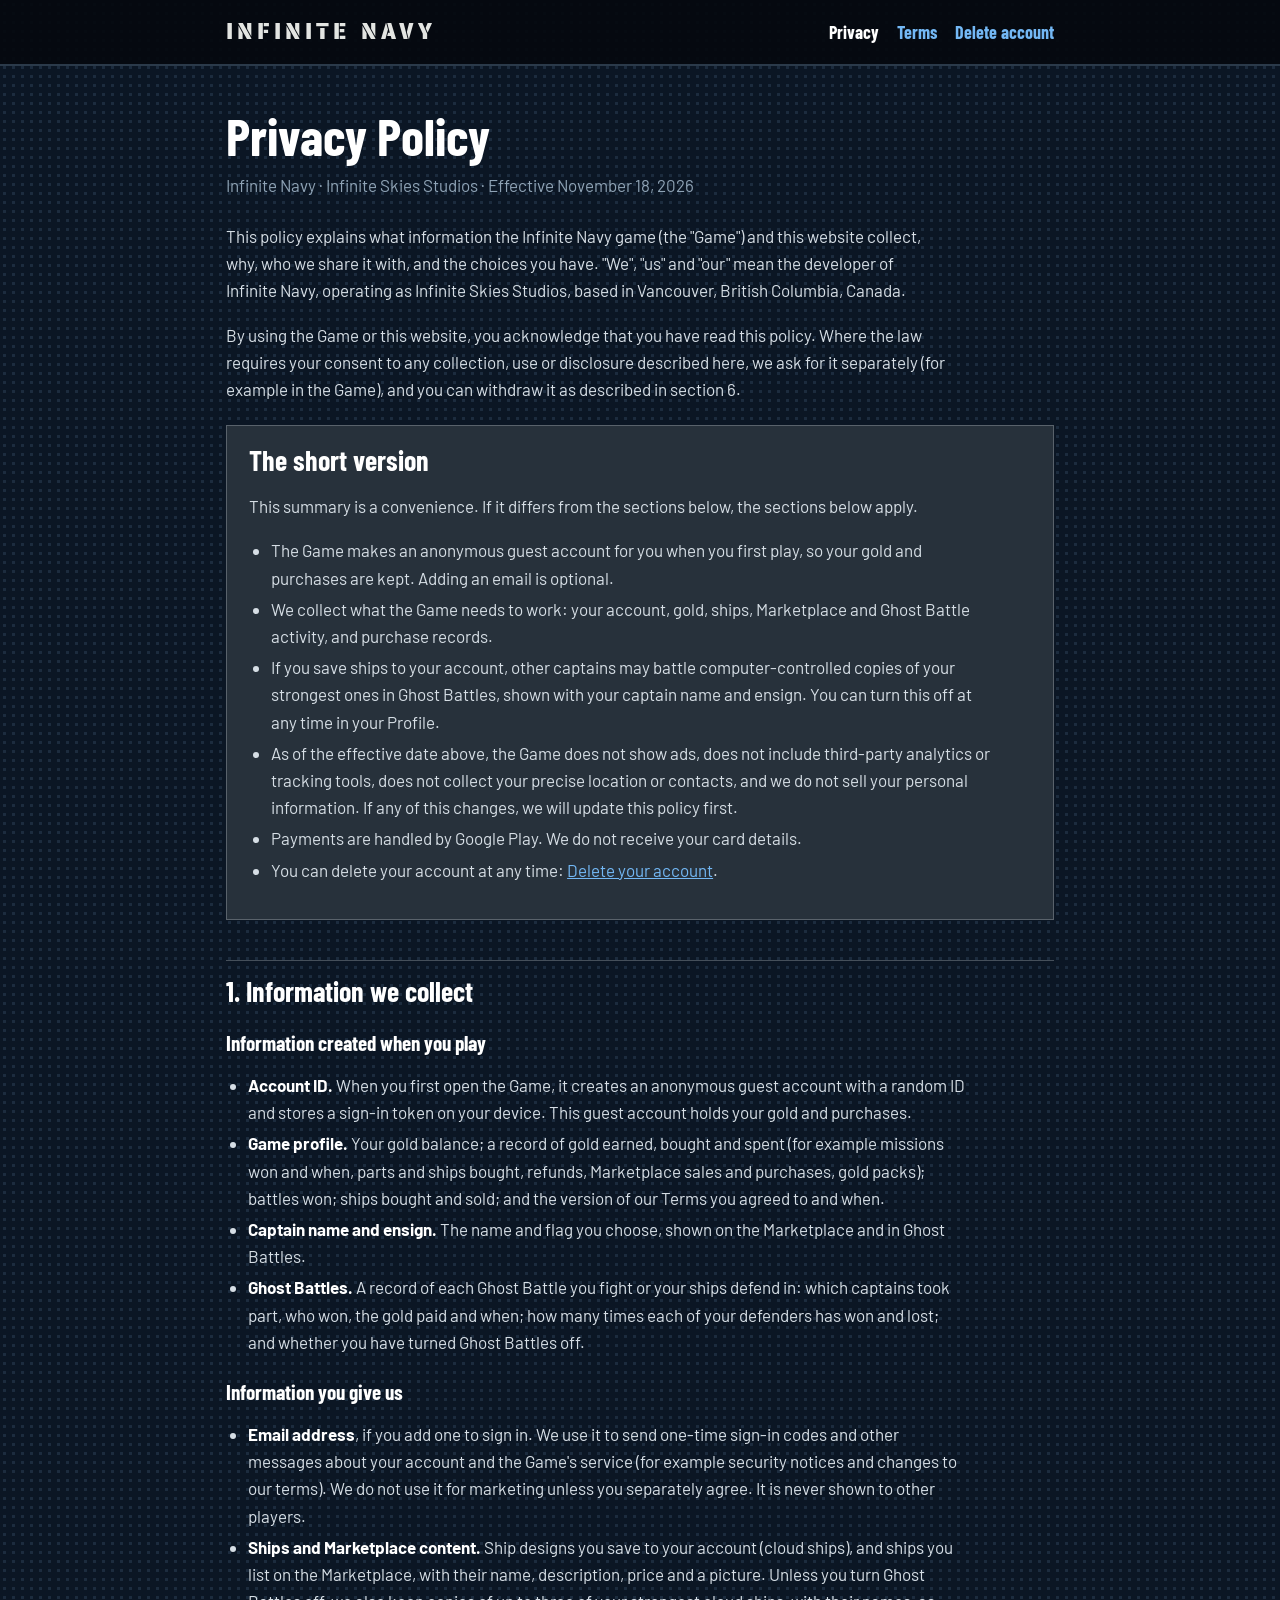
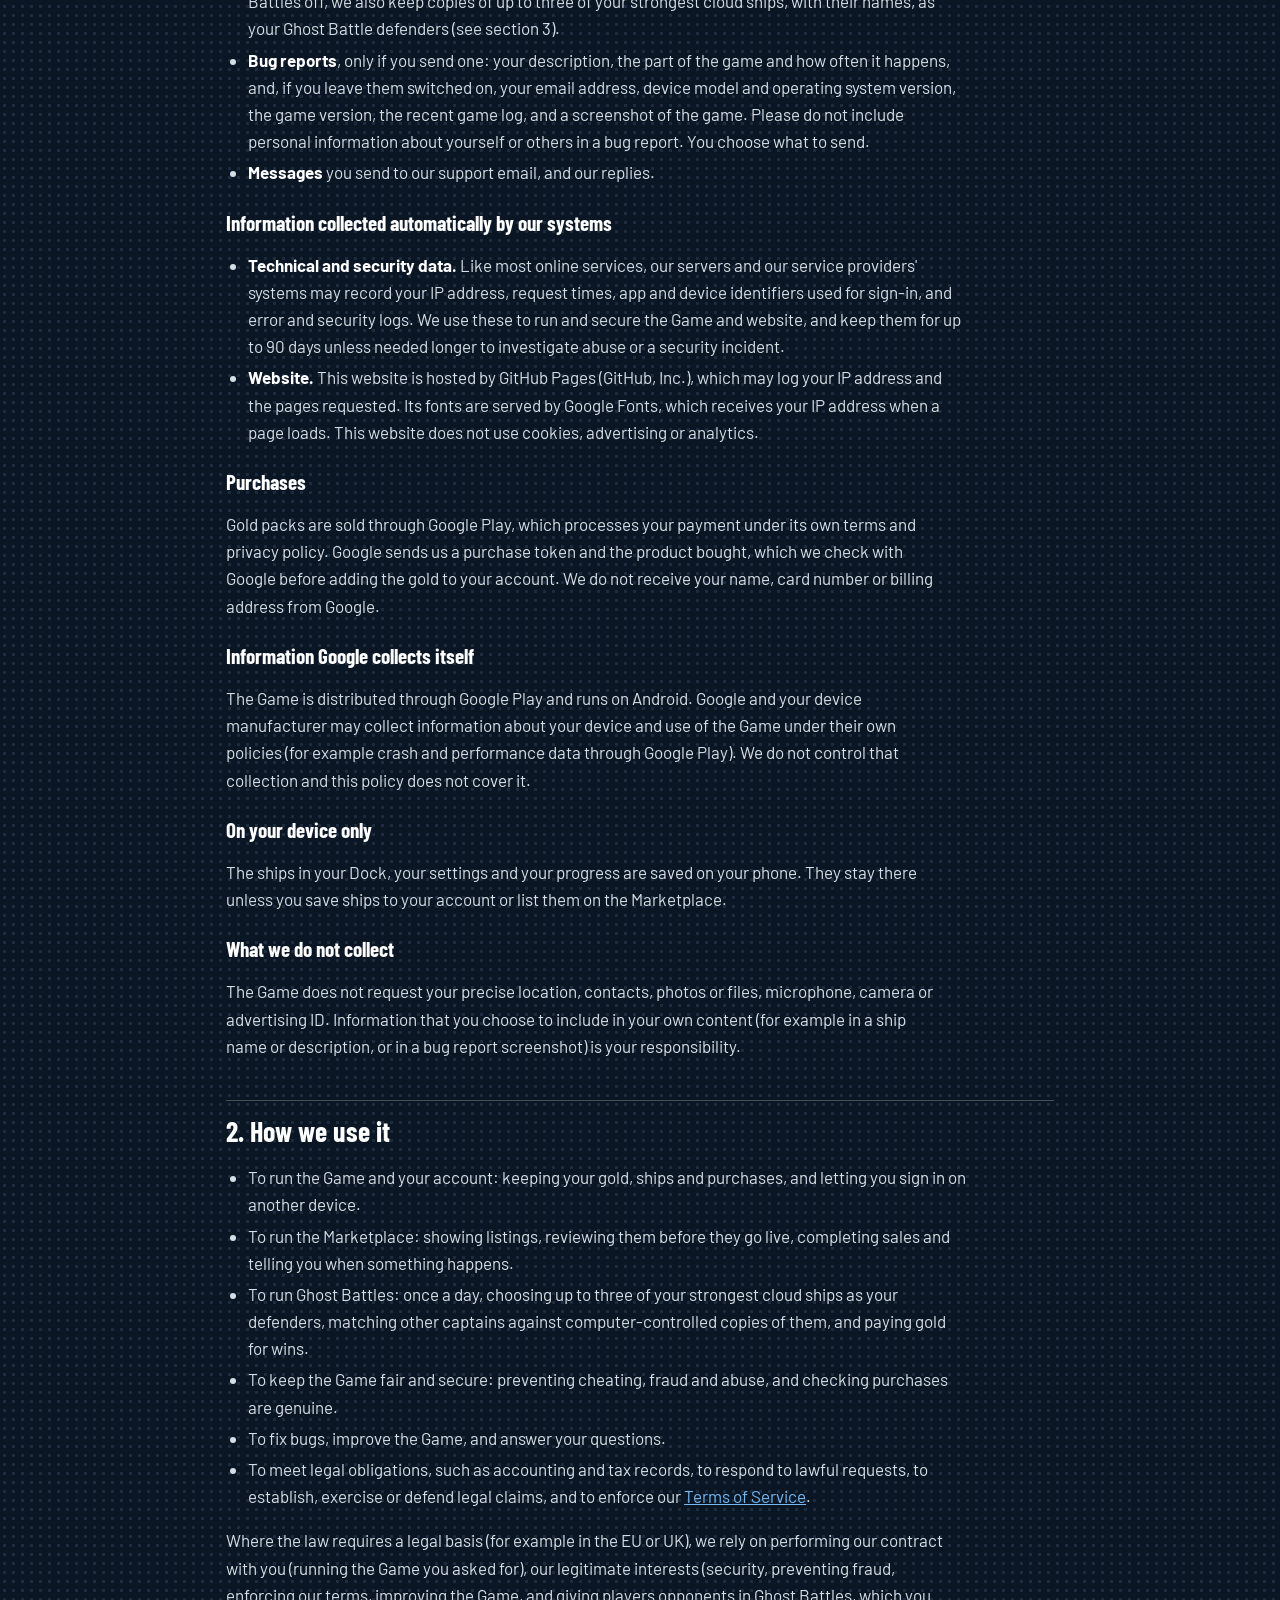
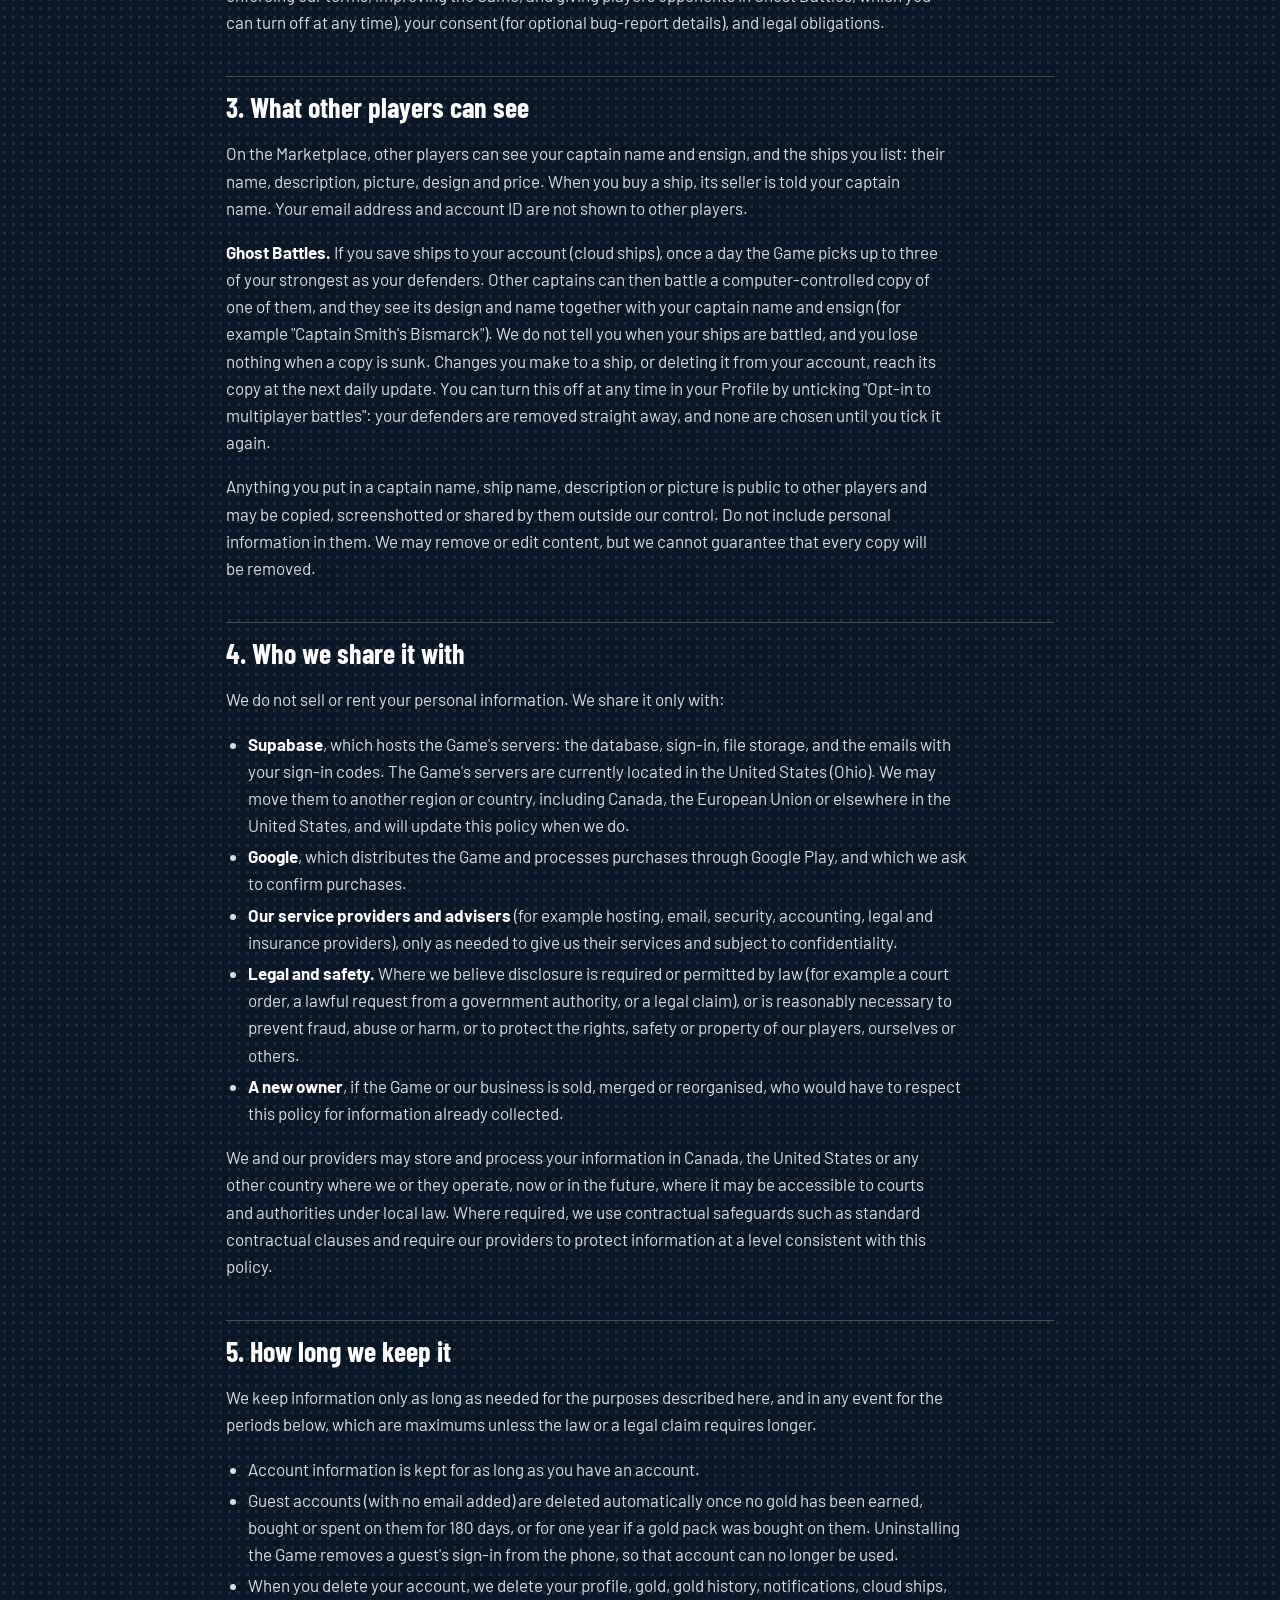
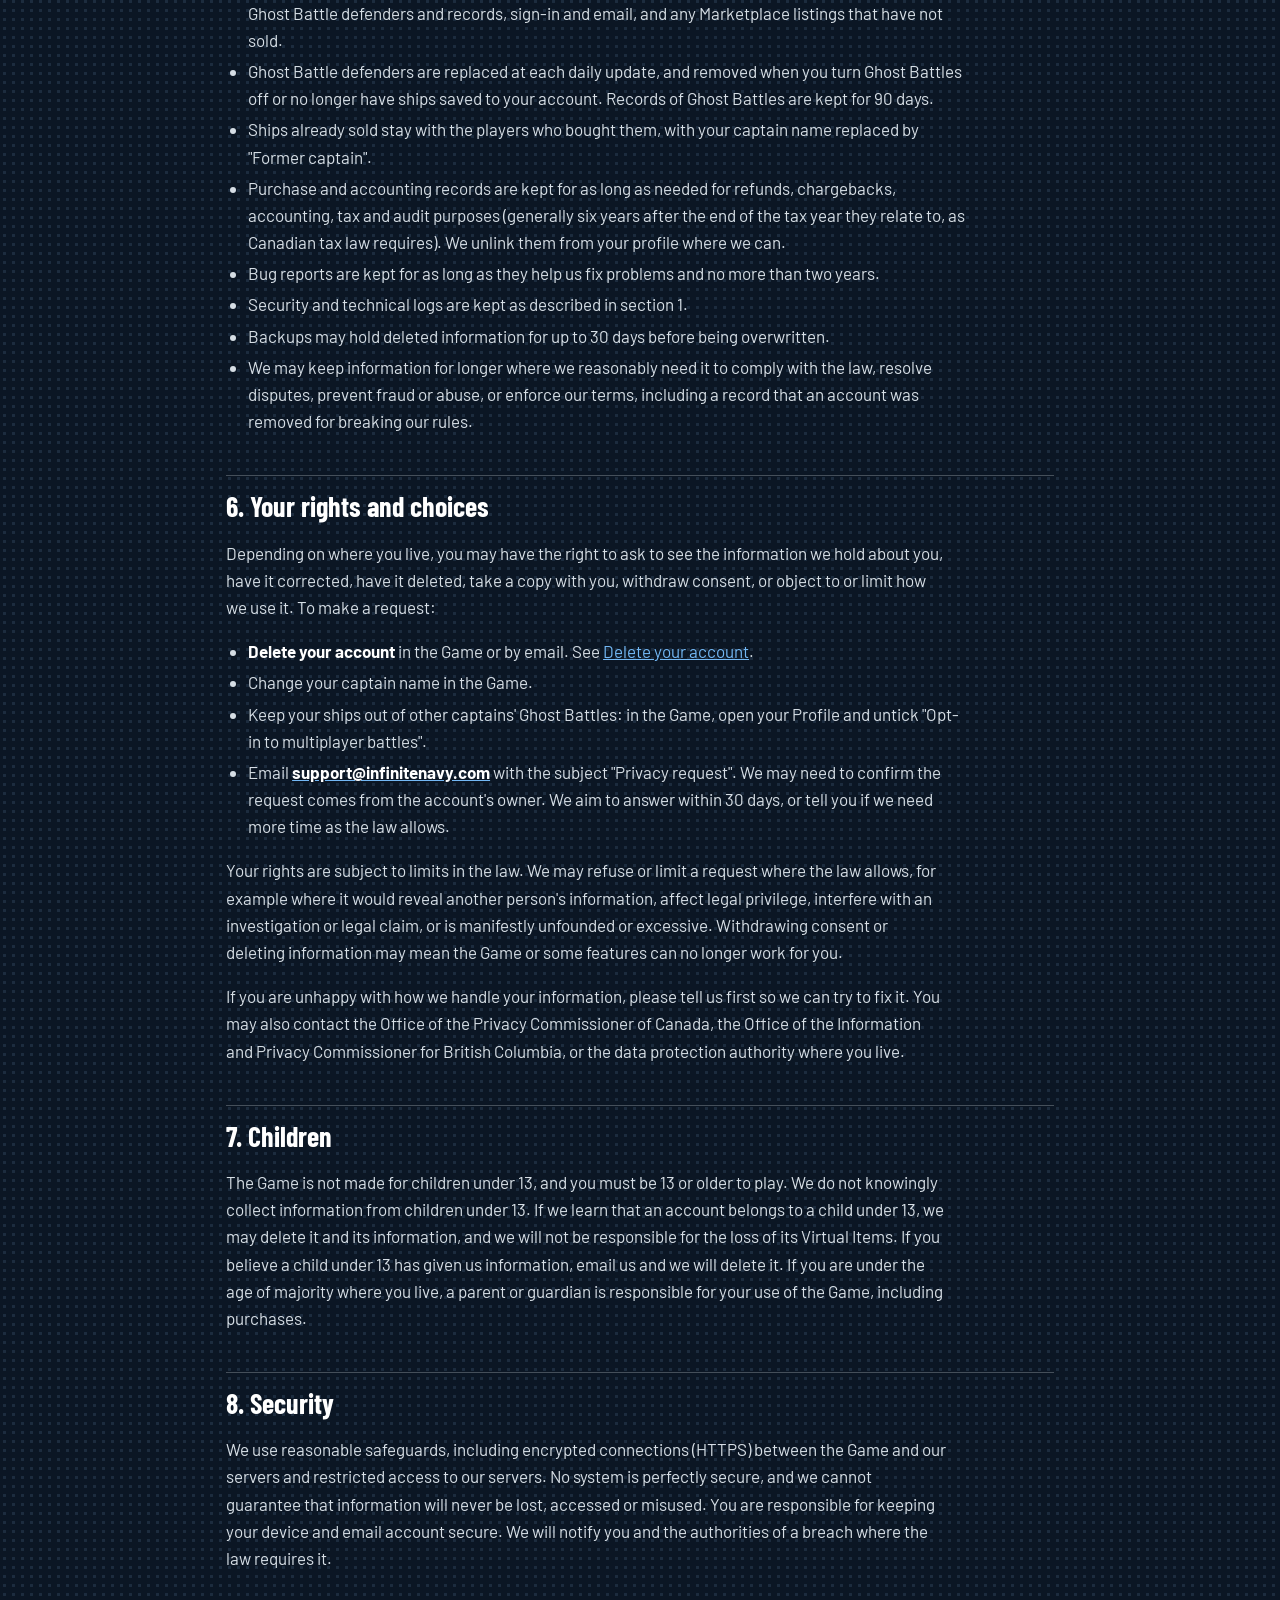
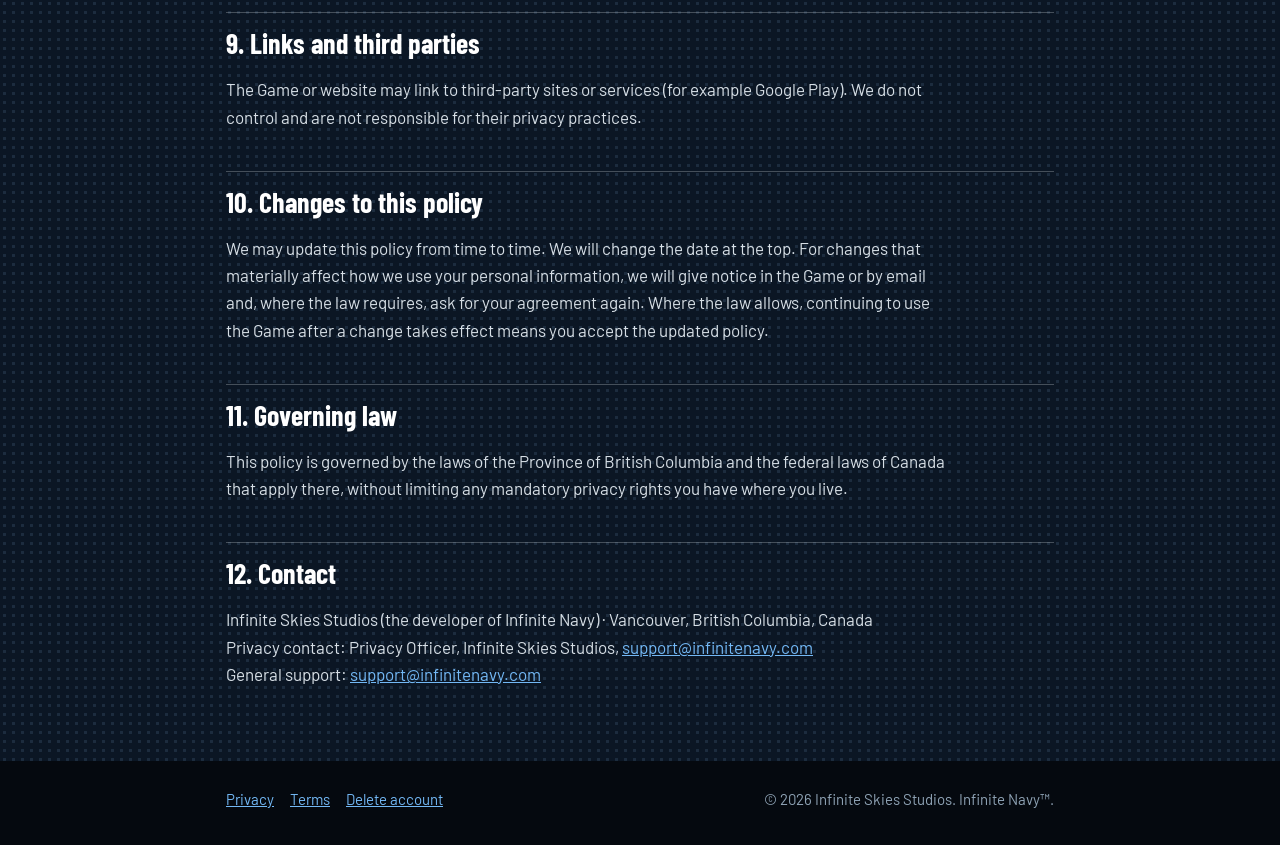
<file: privacy.html>
<!doctype html>
<html lang="en">
<head>
<meta charset="utf-8">
<meta name="viewport" content="width=device-width,initial-scale=1,viewport-fit=cover">
<title>Privacy Policy · Infinite Navy</title>
<meta name="description" content="How Infinite Navy, by Infinite Skies Studios, collects, uses and shares your information.">
<link rel="canonical" href="https://infinitenavy.com/privacy.html">
<meta name="theme-color" content="#05090f">
<link rel="preconnect" href="https://fonts.googleapis.com">
<link rel="preconnect" href="https://fonts.gstatic.com" crossorigin>
<link href="https://fonts.googleapis.com/css2?family=Saira+Stencil+One&family=Barlow+Condensed:wght@600;700&family=Barlow:wght@400;600&display=swap" rel="stylesheet">
<link rel="stylesheet" href="legal.css">
</head>
<body>
<header class="nav">
  <div class="wrap">
    <a class="logo" href="/">INFINITE NAVY</a>
    <ul>
      <li><a href="privacy.html" aria-current="page">Privacy</a></li>
      <li><a href="terms.html">Terms</a></li>
      <li><a href="delete-account.html">Delete account</a></li>
    </ul>
  </div>
</header>

<main class="wrap">
<h1>Privacy Policy</h1>
<p class="meta">Infinite Navy · Infinite Skies Studios · Effective November 18, 2026</p>

<p>This policy explains what information the Infinite Navy game (the "Game") and this website collect, why, who we share it with, and the choices you have. "We", "us" and "our" mean the developer of Infinite Navy, operating as Infinite Skies Studios, based in Vancouver, British Columbia, Canada.</p>
<p>By using the Game or this website, you acknowledge that you have read this policy. Where the law requires your consent to any collection, use or disclosure described here, we ask for it separately (for example in the Game), and you can withdraw it as described in section 6.</p>

<div class="box">
  <h2>The short version</h2>
  <p>This summary is a convenience. If it differs from the sections below, the sections below apply.</p>
  <ul>
    <li>The Game makes an anonymous guest account for you when you first play, so your gold and purchases are kept. Adding an email is optional.</li>
    <li>We collect what the Game needs to work: your account, gold, ships, Marketplace and Ghost Battle activity, and purchase records.</li>
    <li>If you save ships to your account, other captains may battle computer-controlled copies of your strongest ones in Ghost Battles, shown with your captain name and ensign. You can turn this off at any time in your Profile.</li>
    <li>As of the effective date above, the Game does not show ads, does not include third-party analytics or tracking tools, does not collect your precise location or contacts, and we do not sell your personal information. If any of this changes, we will update this policy first.</li>
    <li>Payments are handled by Google Play. We do not receive your card details.</li>
    <li>You can delete your account at any time: <a href="delete-account.html">Delete your account</a>.</li>
  </ul>
</div>

<h2>1. Information we collect</h2>

<h3>Information created when you play</h3>
<ul>
  <li><strong>Account ID.</strong> When you first open the Game, it creates an anonymous guest account with a random ID and stores a sign-in token on your device. This guest account holds your gold and purchases.</li>
  <li><strong>Game profile.</strong> Your gold balance; a record of gold earned, bought and spent (for example missions won and when, parts and ships bought, refunds, Marketplace sales and purchases, gold packs); battles won; ships bought and sold; and the version of our Terms you agreed to and when.</li>
  <li><strong>Captain name and ensign.</strong> The name and flag you choose, shown on the Marketplace and in Ghost Battles.</li>
  <li><strong>Ghost Battles.</strong> A record of each Ghost Battle you fight or your ships defend in: which captains took part, who won, the gold paid and when; how many times each of your defenders has won and lost; and whether you have turned Ghost Battles off.</li>
</ul>

<h3>Information you give us</h3>
<ul>
  <li><strong>Email address</strong>, if you add one to sign in. We use it to send one-time sign-in codes and other messages about your account and the Game's service (for example security notices and changes to our terms). We do not use it for marketing unless you separately agree. It is never shown to other players.</li>
  <li><strong>Ships and Marketplace content.</strong> Ship designs you save to your account (cloud ships), and ships you list on the Marketplace, with their name, description, price and a picture. Unless you turn Ghost Battles off, we also keep copies of up to three of your strongest cloud ships, with their names, as your Ghost Battle defenders (see section 3).</li>
  <li><strong>Bug reports</strong>, only if you send one: your description, the part of the game and how often it happens, and, if you leave them switched on, your email address, device model and operating system version, the game version, the recent game log, and a screenshot of the game. Please do not include personal information about yourself or others in a bug report. You choose what to send.</li>
  <li><strong>Messages</strong> you send to our support email, and our replies.</li>
</ul>

<h3>Information collected automatically by our systems</h3>
<ul>
  <li><strong>Technical and security data.</strong> Like most online services, our servers and our service providers' systems may record your IP address, request times, app and device identifiers used for sign-in, and error and security logs. We use these to run and secure the Game and website, and keep them for up to 90 days unless needed longer to investigate abuse or a security incident.</li>
  <li><strong>Website.</strong> This website is hosted by GitHub Pages (GitHub, Inc.), which may log your IP address and the pages requested. Its fonts are served by Google Fonts, which receives your IP address when a page loads. This website does not use cookies, advertising or analytics.</li>
</ul>

<h3>Purchases</h3>
<p>Gold packs are sold through Google Play, which processes your payment under its own terms and privacy policy. Google sends us a purchase token and the product bought, which we check with Google before adding the gold to your account. We do not receive your name, card number or billing address from Google.</p>

<h3>Information Google collects itself</h3>
<p>The Game is distributed through Google Play and runs on Android. Google and your device manufacturer may collect information about your device and use of the Game under their own policies (for example crash and performance data through Google Play). We do not control that collection and this policy does not cover it.</p>

<h3>On your device only</h3>
<p>The ships in your Dock, your settings and your progress are saved on your phone. They stay there unless you save ships to your account or list them on the Marketplace.</p>

<h3>What we do not collect</h3>
<p>The Game does not request your precise location, contacts, photos or files, microphone, camera or advertising ID. Information that you choose to include in your own content (for example in a ship name or description, or in a bug report screenshot) is your responsibility.</p>

<h2>2. How we use it</h2>
<ul>
  <li>To run the Game and your account: keeping your gold, ships and purchases, and letting you sign in on another device.</li>
  <li>To run the Marketplace: showing listings, reviewing them before they go live, completing sales and telling you when something happens.</li>
  <li>To run Ghost Battles: once a day, choosing up to three of your strongest cloud ships as your defenders, matching other captains against computer-controlled copies of them, and paying gold for wins.</li>
  <li>To keep the Game fair and secure: preventing cheating, fraud and abuse, and checking purchases are genuine.</li>
  <li>To fix bugs, improve the Game, and answer your questions.</li>
  <li>To meet legal obligations, such as accounting and tax records, to respond to lawful requests, to establish, exercise or defend legal claims, and to enforce our <a href="terms.html">Terms of Service</a>.</li>
</ul>
<p>Where the law requires a legal basis (for example in the EU or UK), we rely on performing our contract with you (running the Game you asked for), our legitimate interests (security, preventing fraud, enforcing our terms, improving the Game, and giving players opponents in Ghost Battles, which you can turn off at any time), your consent (for optional bug-report details), and legal obligations.</p>

<h2>3. What other players can see</h2>
<p>On the Marketplace, other players can see your captain name and ensign, and the ships you list: their name, description, picture, design and price. When you buy a ship, its seller is told your captain name. Your email address and account ID are not shown to other players.</p>
<p><strong>Ghost Battles.</strong> If you save ships to your account (cloud ships), once a day the Game picks up to three of your strongest as your defenders. Other captains can then battle a computer-controlled copy of one of them, and they see its design and name together with your captain name and ensign (for example "Captain Smith's Bismarck"). We do not tell you when your ships are battled, and you lose nothing when a copy is sunk. Changes you make to a ship, or deleting it from your account, reach its copy at the next daily update. You can turn this off at any time in your Profile by unticking "Opt-in to multiplayer battles": your defenders are removed straight away, and none are chosen until you tick it again.</p>
<p>Anything you put in a captain name, ship name, description or picture is public to other players and may be copied, screenshotted or shared by them outside our control. Do not include personal information in them. We may remove or edit content, but we cannot guarantee that every copy will be removed.</p>

<h2>4. Who we share it with</h2>
<p>We do not sell or rent your personal information. We share it only with:</p>
<ul>
  <li><strong>Supabase</strong>, which hosts the Game's servers: the database, sign-in, file storage, and the emails with your sign-in codes. The Game's servers are currently located in the United States (Ohio). We may move them to another region or country, including Canada, the European Union or elsewhere in the United States, and will update this policy when we do.</li>
  <li><strong>Google</strong>, which distributes the Game and processes purchases through Google Play, and which we ask to confirm purchases.</li>
  <li><strong>Our service providers and advisers</strong> (for example hosting, email, security, accounting, legal and insurance providers), only as needed to give us their services and subject to confidentiality.</li>
  <li><strong>Legal and safety.</strong> Where we believe disclosure is required or permitted by law (for example a court order, a lawful request from a government authority, or a legal claim), or is reasonably necessary to prevent fraud, abuse or harm, or to protect the rights, safety or property of our players, ourselves or others.</li>
  <li><strong>A new owner</strong>, if the Game or our business is sold, merged or reorganised, who would have to respect this policy for information already collected.</li>
</ul>
<p>We and our providers may store and process your information in Canada, the United States or any other country where we or they operate, now or in the future, where it may be accessible to courts and authorities under local law. Where required, we use contractual safeguards such as standard contractual clauses and require our providers to protect information at a level consistent with this policy.</p>

<h2>5. How long we keep it</h2>
<p>We keep information only as long as needed for the purposes described here, and in any event for the periods below, which are maximums unless the law or a legal claim requires longer.</p>
<ul>
  <li>Account information is kept for as long as you have an account.</li>
  <li>Guest accounts (with no email added) are deleted automatically once no gold has been earned, bought or spent on them for 180 days, or for one year if a gold pack was bought on them. Uninstalling the Game removes a guest's sign-in from the phone, so that account can no longer be used.</li>
  <li>When you delete your account, we delete your profile, gold, gold history, notifications, cloud ships, Ghost Battle defenders and records, sign-in and email, and any Marketplace listings that have not sold.</li>
  <li>Ghost Battle defenders are replaced at each daily update, and removed when you turn Ghost Battles off or no longer have ships saved to your account. Records of Ghost Battles are kept for 90 days.</li>
  <li>Ships already sold stay with the players who bought them, with your captain name replaced by "Former captain".</li>
  <li>Purchase and accounting records are kept for as long as needed for refunds, chargebacks, accounting, tax and audit purposes (generally six years after the end of the tax year they relate to, as Canadian tax law requires). We unlink them from your profile where we can.</li>
  <li>Bug reports are kept for as long as they help us fix problems and no more than two years.</li>
  <li>Security and technical logs are kept as described in section 1.</li>
  <li>Backups may hold deleted information for up to 30 days before being overwritten.</li>
  <li>We may keep information for longer where we reasonably need it to comply with the law, resolve disputes, prevent fraud or abuse, or enforce our terms, including a record that an account was removed for breaking our rules.</li>
</ul>

<h2>6. Your rights and choices</h2>
<p>Depending on where you live, you may have the right to ask to see the information we hold about you, have it corrected, have it deleted, take a copy with you, withdraw consent, or object to or limit how we use it. To make a request:</p>
<ul>
  <li><strong>Delete your account</strong> in the Game or by email. See <a href="delete-account.html">Delete your account</a>.</li>
  <li>Change your captain name in the Game.</li>
  <li>Keep your ships out of other captains' Ghost Battles: in the Game, open your Profile and untick "Opt-in to multiplayer battles".</li>
  <li>Email <a href="mailto:support@infinitenavy.com?subject=Privacy%20request"><strong>support@infinitenavy.com</strong></a> with the subject "Privacy request". We may need to confirm the request comes from the account's owner. We aim to answer within 30 days, or tell you if we need more time as the law allows.</li>
</ul>
<p>Your rights are subject to limits in the law. We may refuse or limit a request where the law allows, for example where it would reveal another person's information, affect legal privilege, interfere with an investigation or legal claim, or is manifestly unfounded or excessive. Withdrawing consent or deleting information may mean the Game or some features can no longer work for you.</p>
<p>If you are unhappy with how we handle your information, please tell us first so we can try to fix it. You may also contact the Office of the Privacy Commissioner of Canada, the Office of the Information and Privacy Commissioner for British Columbia, or the data protection authority where you live.</p>

<h2>7. Children</h2>
<p>The Game is not made for children under 13, and you must be 13 or older to play. We do not knowingly collect information from children under 13. If we learn that an account belongs to a child under 13, we may delete it and its information, and we will not be responsible for the loss of its Virtual Items. If you believe a child under 13 has given us information, email us and we will delete it. If you are under the age of majority where you live, a parent or guardian is responsible for your use of the Game, including purchases.</p>

<h2>8. Security</h2>
<p>We use reasonable safeguards, including encrypted connections (HTTPS) between the Game and our servers and restricted access to our servers. No system is perfectly secure, and we cannot guarantee that information will never be lost, accessed or misused. You are responsible for keeping your device and email account secure. We will notify you and the authorities of a breach where the law requires it.</p>

<h2>9. Links and third parties</h2>
<p>The Game or website may link to third-party sites or services (for example Google Play). We do not control and are not responsible for their privacy practices.</p>

<h2>10. Changes to this policy</h2>
<p>We may update this policy from time to time. We will change the date at the top. For changes that materially affect how we use your personal information, we will give notice in the Game or by email and, where the law requires, ask for your agreement again. Where the law allows, continuing to use the Game after a change takes effect means you accept the updated policy.</p>

<h2>11. Governing law</h2>
<p>This policy is governed by the laws of the Province of British Columbia and the federal laws of Canada that apply there, without limiting any mandatory privacy rights you have where you live.</p>

<h2>12. Contact</h2>
<p>Infinite Skies Studios (the developer of Infinite Navy) · Vancouver, British Columbia, Canada<br>
Privacy contact: Privacy Officer, Infinite Skies Studios, <a href="mailto:support@infinitenavy.com?subject=Privacy%20request">support@infinitenavy.com</a><br>
General support: <a href="mailto:support@infinitenavy.com">support@infinitenavy.com</a></p>
</main>

<footer>
  <div class="wrap">
    <nav><a href="privacy.html">Privacy</a><a href="terms.html">Terms</a><a href="delete-account.html">Delete account</a></nav>
    <span>© 2026 Infinite Skies Studios. Infinite Navy™.</span>
  </div>
</footer>
</body>
</html>
</file>
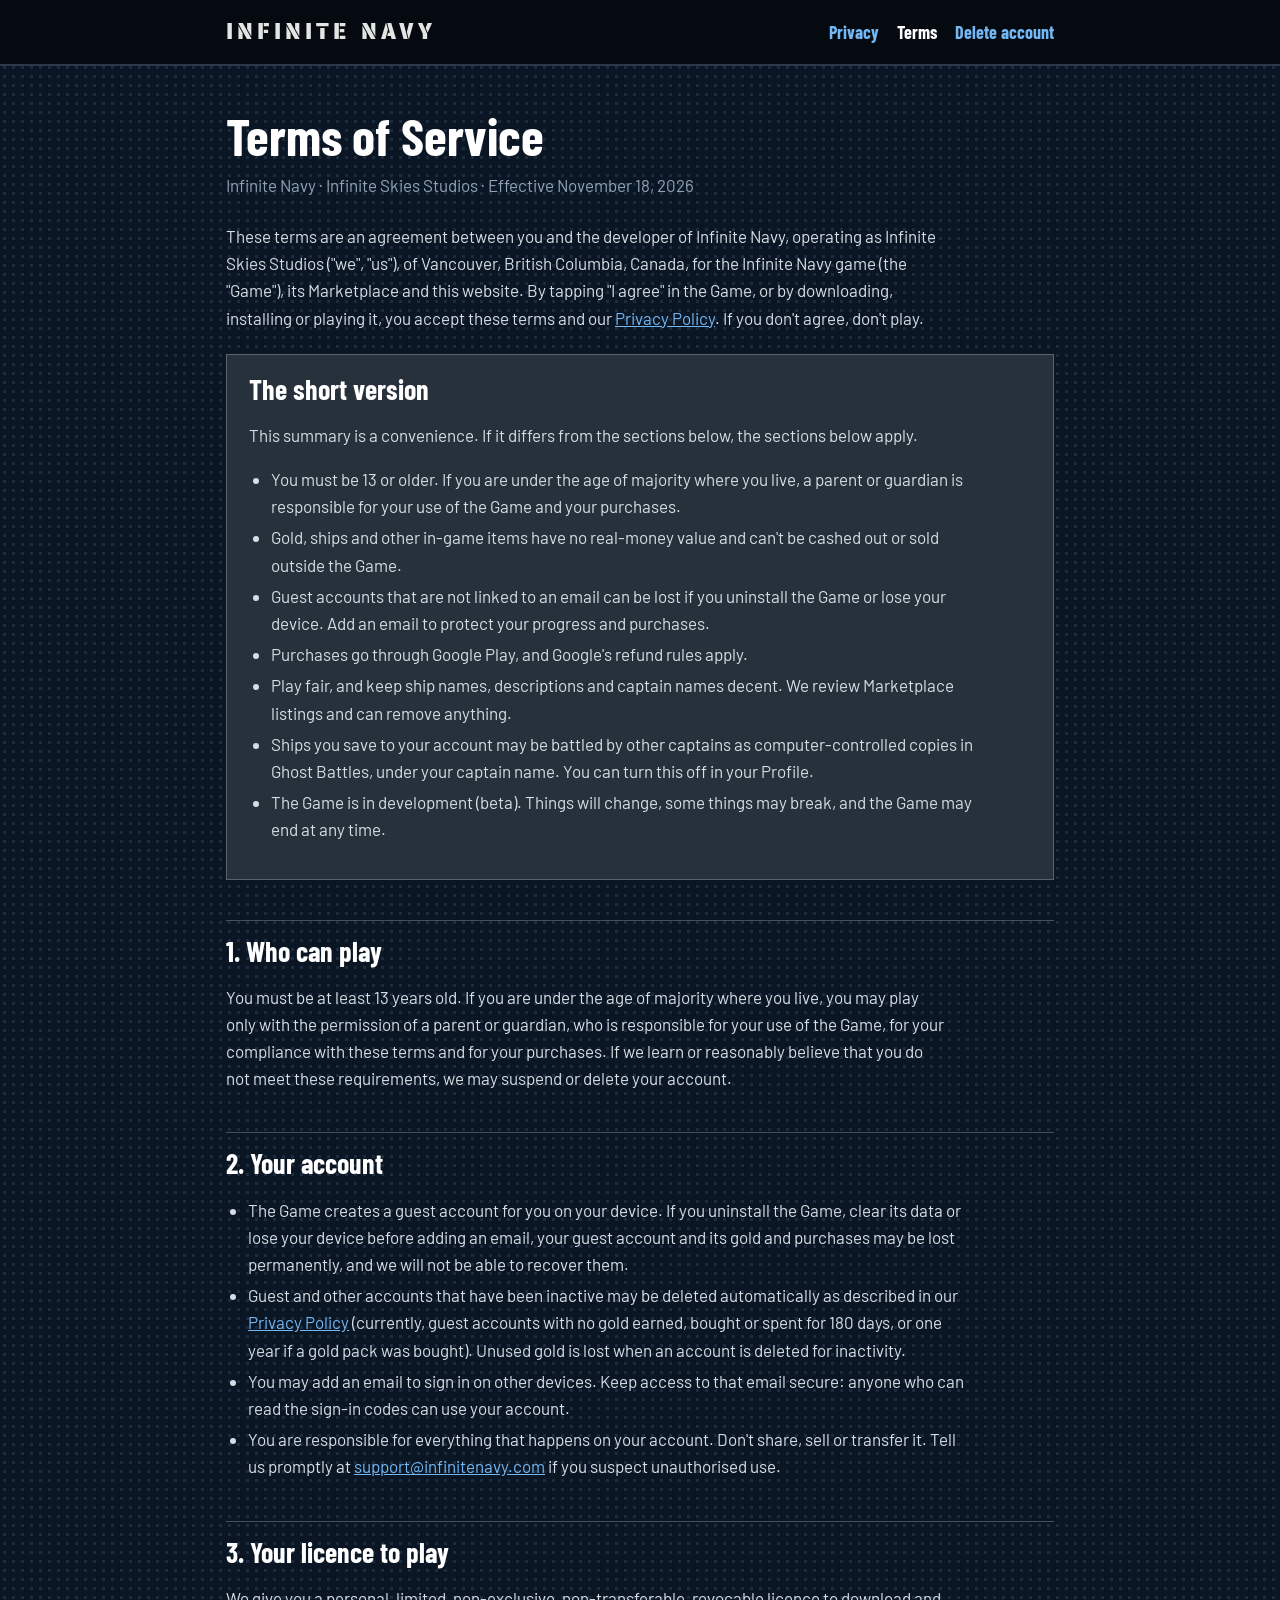
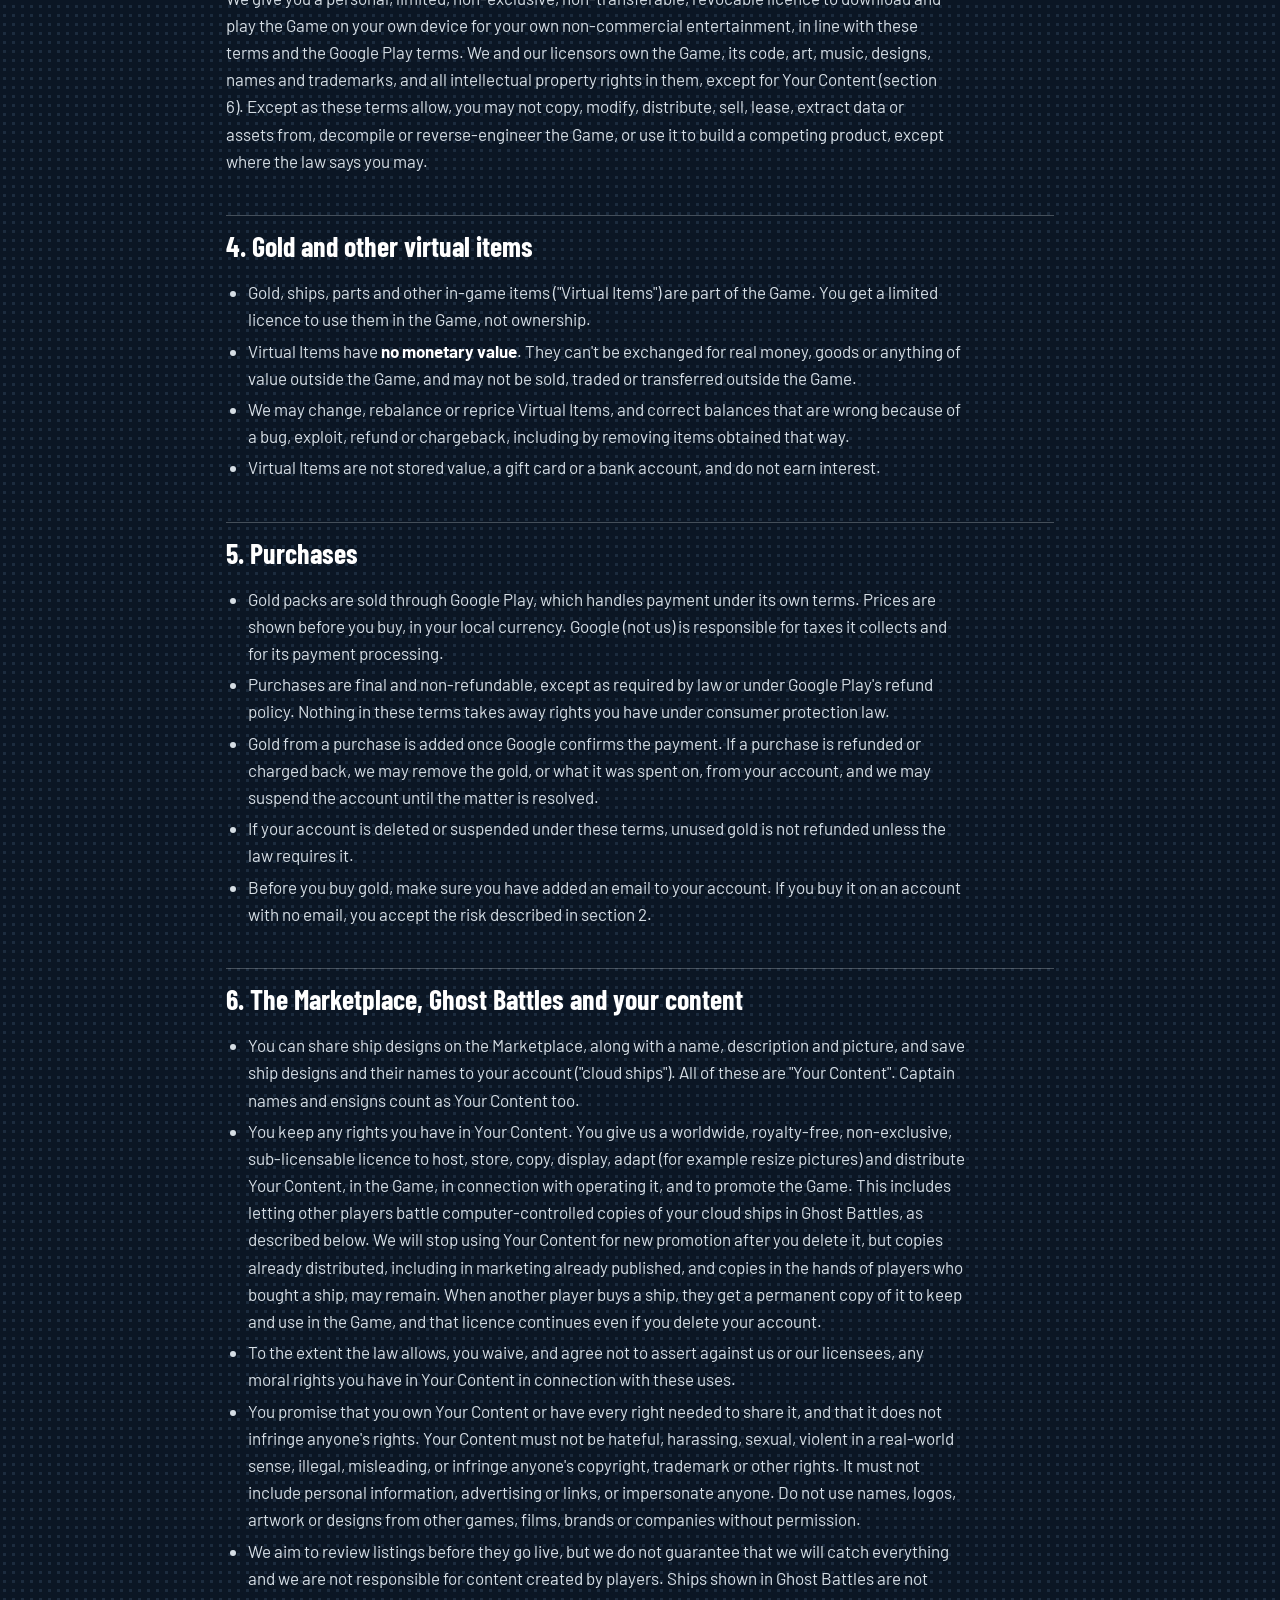
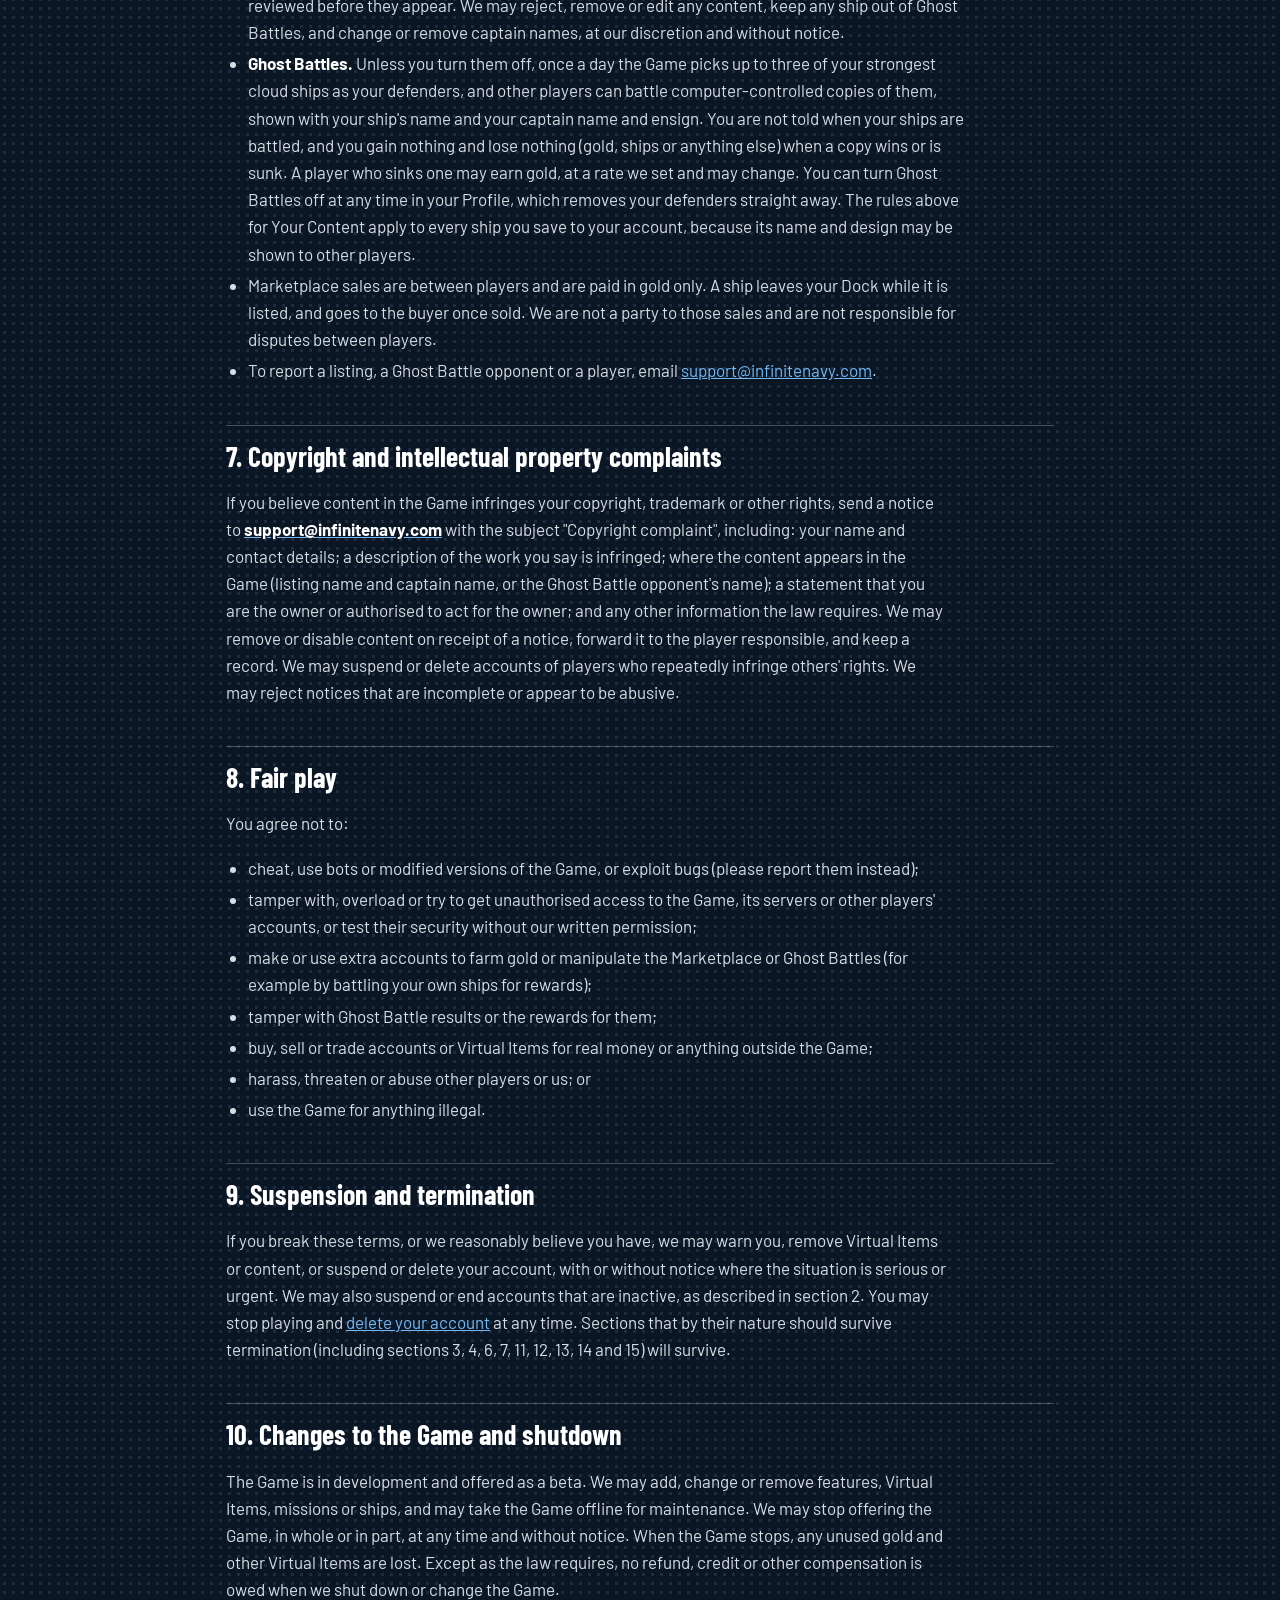
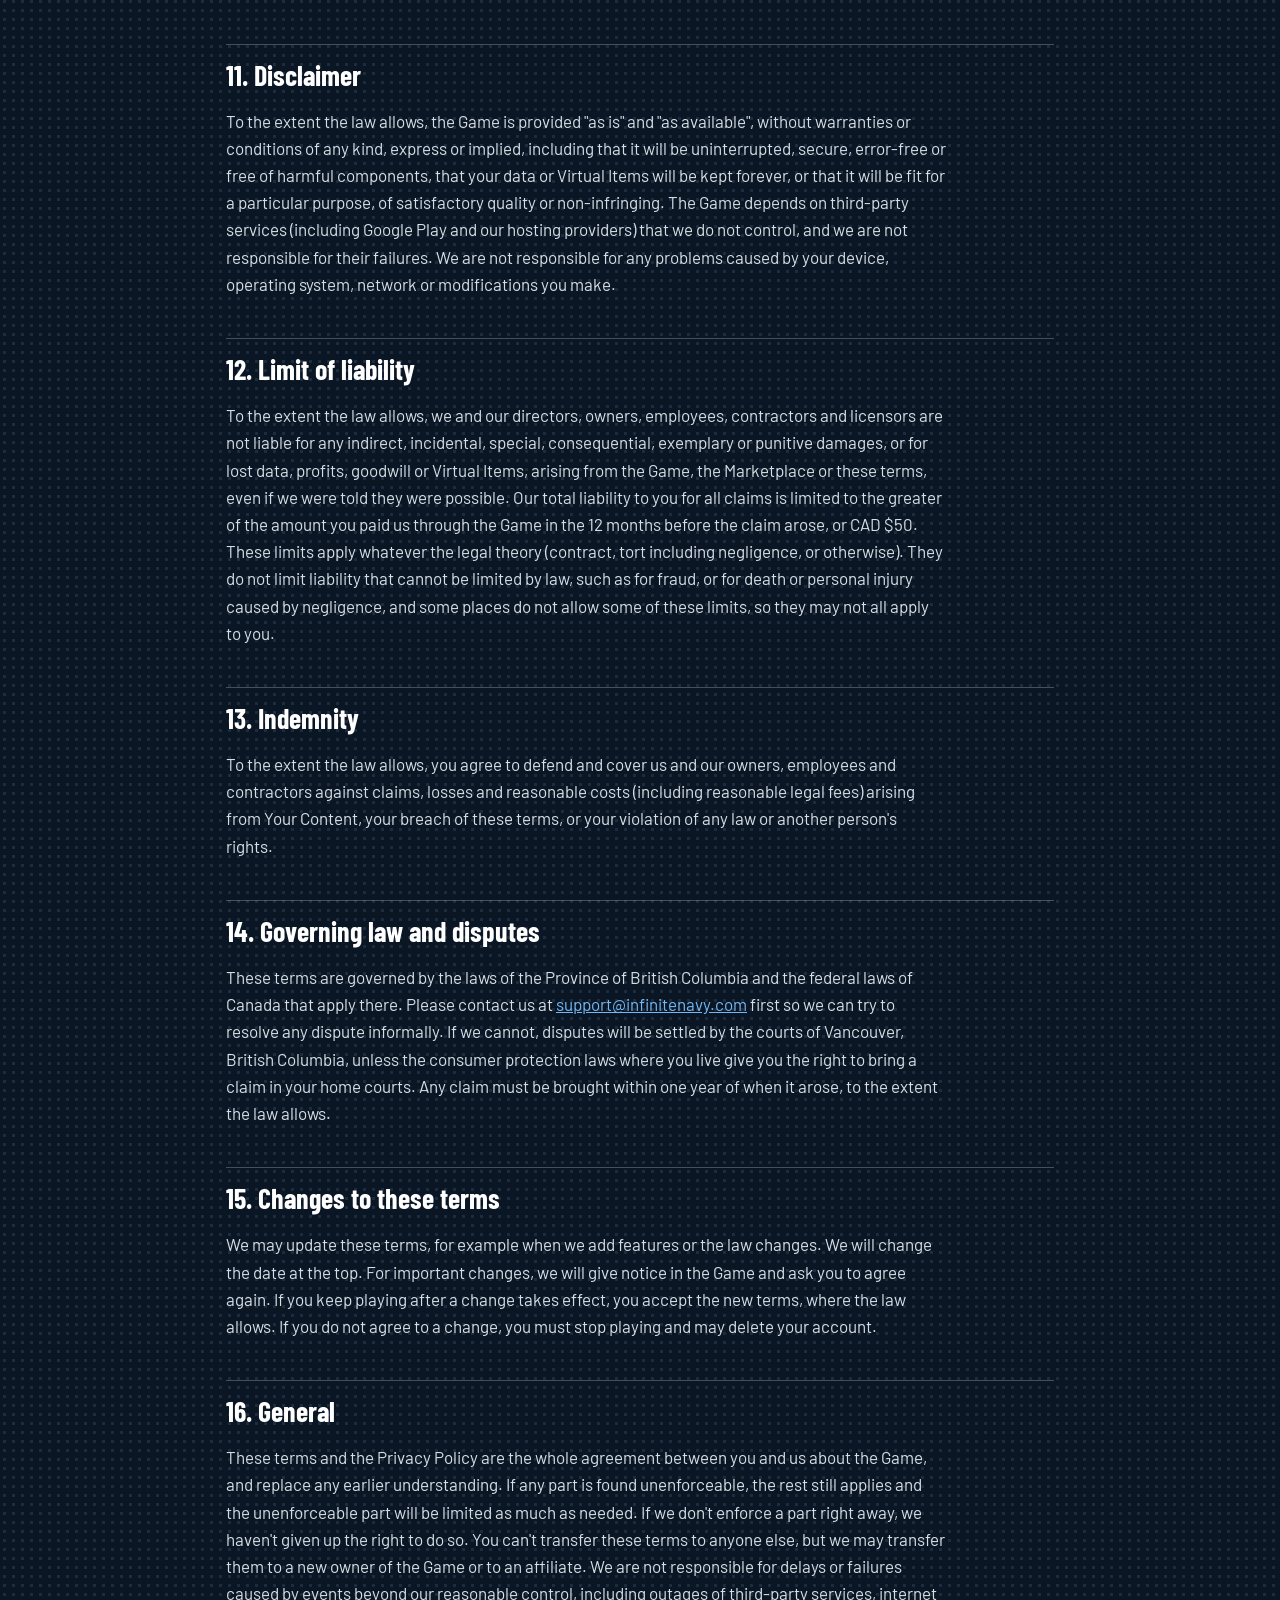
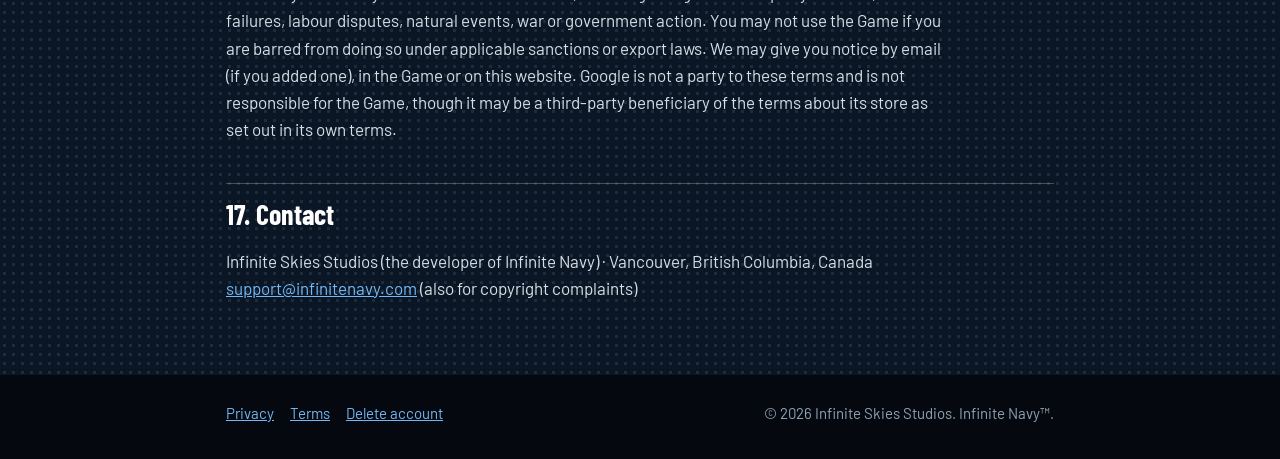
<file: terms.html>
<!doctype html>
<html lang="en">
<head>
<meta charset="utf-8">
<meta name="viewport" content="width=device-width,initial-scale=1,viewport-fit=cover">
<title>Terms of Service · Infinite Navy</title>
<meta name="description" content="The terms for playing Infinite Navy, by Infinite Skies Studios.">
<link rel="canonical" href="https://infinitenavy.com/terms.html">
<meta name="theme-color" content="#05090f">
<link rel="preconnect" href="https://fonts.googleapis.com">
<link rel="preconnect" href="https://fonts.gstatic.com" crossorigin>
<link href="https://fonts.googleapis.com/css2?family=Saira+Stencil+One&family=Barlow+Condensed:wght@600;700&family=Barlow:wght@400;600&display=swap" rel="stylesheet">
<link rel="stylesheet" href="legal.css">
</head>
<body>
<header class="nav">
  <div class="wrap">
    <a class="logo" href="/">INFINITE NAVY</a>
    <ul>
      <li><a href="privacy.html">Privacy</a></li>
      <li><a href="terms.html" aria-current="page">Terms</a></li>
      <li><a href="delete-account.html">Delete account</a></li>
    </ul>
  </div>
</header>

<main class="wrap">
<h1>Terms of Service</h1>
<p class="meta">Infinite Navy · Infinite Skies Studios · Effective November 18, 2026</p>

<p>These terms are an agreement between you and the developer of Infinite Navy, operating as Infinite Skies Studios ("we", "us"), of Vancouver, British Columbia, Canada, for the Infinite Navy game (the "Game"), its Marketplace and this website. By tapping "I agree" in the Game, or by downloading, installing or playing it, you accept these terms and our <a href="privacy.html">Privacy Policy</a>. If you don't agree, don't play.</p>

<div class="box">
  <h2>The short version</h2>
  <p>This summary is a convenience. If it differs from the sections below, the sections below apply.</p>
  <ul>
    <li>You must be 13 or older. If you are under the age of majority where you live, a parent or guardian is responsible for your use of the Game and your purchases.</li>
    <li>Gold, ships and other in-game items have no real-money value and can't be cashed out or sold outside the Game.</li>
    <li>Guest accounts that are not linked to an email can be lost if you uninstall the Game or lose your device. Add an email to protect your progress and purchases.</li>
    <li>Purchases go through Google Play, and Google's refund rules apply.</li>
    <li>Play fair, and keep ship names, descriptions and captain names decent. We review Marketplace listings and can remove anything.</li>
    <li>Ships you save to your account may be battled by other captains as computer-controlled copies in Ghost Battles, under your captain name. You can turn this off in your Profile.</li>
    <li>The Game is in development (beta). Things will change, some things may break, and the Game may end at any time.</li>
  </ul>
</div>

<h2>1. Who can play</h2>
<p>You must be at least 13 years old. If you are under the age of majority where you live, you may play only with the permission of a parent or guardian, who is responsible for your use of the Game, for your compliance with these terms and for your purchases. If we learn or reasonably believe that you do not meet these requirements, we may suspend or delete your account.</p>

<h2>2. Your account</h2>
<ul>
  <li>The Game creates a guest account for you on your device. If you uninstall the Game, clear its data or lose your device before adding an email, your guest account and its gold and purchases may be lost permanently, and we will not be able to recover them.</li>
  <li>Guest and other accounts that have been inactive may be deleted automatically as described in our <a href="privacy.html">Privacy Policy</a> (currently, guest accounts with no gold earned, bought or spent for 180 days, or one year if a gold pack was bought). Unused gold is lost when an account is deleted for inactivity.</li>
  <li>You may add an email to sign in on other devices. Keep access to that email secure: anyone who can read the sign-in codes can use your account.</li>
  <li>You are responsible for everything that happens on your account. Don't share, sell or transfer it. Tell us promptly at <a href="mailto:support@infinitenavy.com">support@infinitenavy.com</a> if you suspect unauthorised use.</li>
</ul>

<h2>3. Your licence to play</h2>
<p>We give you a personal, limited, non-exclusive, non-transferable, revocable licence to download and play the Game on your own device for your own non-commercial entertainment, in line with these terms and the Google Play terms. We and our licensors own the Game, its code, art, music, designs, names and trademarks, and all intellectual property rights in them, except for Your Content (section 6). Except as these terms allow, you may not copy, modify, distribute, sell, lease, extract data or assets from, decompile or reverse-engineer the Game, or use it to build a competing product, except where the law says you may.</p>

<h2>4. Gold and other virtual items</h2>
<ul>
  <li>Gold, ships, parts and other in-game items ("Virtual Items") are part of the Game. You get a limited licence to use them in the Game, not ownership.</li>
  <li>Virtual Items have <strong>no monetary value</strong>. They can't be exchanged for real money, goods or anything of value outside the Game, and may not be sold, traded or transferred outside the Game.</li>
  <li>We may change, rebalance or reprice Virtual Items, and correct balances that are wrong because of a bug, exploit, refund or chargeback, including by removing items obtained that way.</li>
  <li>Virtual Items are not stored value, a gift card or a bank account, and do not earn interest.</li>
</ul>

<h2>5. Purchases</h2>
<ul>
  <li>Gold packs are sold through Google Play, which handles payment under its own terms. Prices are shown before you buy, in your local currency. Google (not us) is responsible for taxes it collects and for its payment processing.</li>
  <li>Purchases are final and non-refundable, except as required by law or under Google Play's refund policy. Nothing in these terms takes away rights you have under consumer protection law.</li>
  <li>Gold from a purchase is added once Google confirms the payment. If a purchase is refunded or charged back, we may remove the gold, or what it was spent on, from your account, and we may suspend the account until the matter is resolved.</li>
  <li>If your account is deleted or suspended under these terms, unused gold is not refunded unless the law requires it.</li>
  <li>Before you buy gold, make sure you have added an email to your account. If you buy it on an account with no email, you accept the risk described in section 2.</li>
</ul>

<h2>6. The Marketplace, Ghost Battles and your content</h2>
<ul>
  <li>You can share ship designs on the Marketplace, along with a name, description and picture, and save ship designs and their names to your account ("cloud ships"). All of these are "Your Content". Captain names and ensigns count as Your Content too.</li>
  <li>You keep any rights you have in Your Content. You give us a worldwide, royalty-free, non-exclusive, sub-licensable licence to host, store, copy, display, adapt (for example resize pictures) and distribute Your Content, in the Game, in connection with operating it, and to promote the Game. This includes letting other players battle computer-controlled copies of your cloud ships in Ghost Battles, as described below. We will stop using Your Content for new promotion after you delete it, but copies already distributed, including in marketing already published, and copies in the hands of players who bought a ship, may remain. When another player buys a ship, they get a permanent copy of it to keep and use in the Game, and that licence continues even if you delete your account.</li>
  <li>To the extent the law allows, you waive, and agree not to assert against us or our licensees, any moral rights you have in Your Content in connection with these uses.</li>
  <li>You promise that you own Your Content or have every right needed to share it, and that it does not infringe anyone's rights. Your Content must not be hateful, harassing, sexual, violent in a real-world sense, illegal, misleading, or infringe anyone's copyright, trademark or other rights. It must not include personal information, advertising or links, or impersonate anyone. Do not use names, logos, artwork or designs from other games, films, brands or companies without permission.</li>
  <li>We aim to review listings before they go live, but we do not guarantee that we will catch everything and we are not responsible for content created by players. Ships shown in Ghost Battles are not reviewed before they appear. We may reject, remove or edit any content, keep any ship out of Ghost Battles, and change or remove captain names, at our discretion and without notice.</li>
  <li><strong>Ghost Battles.</strong> Unless you turn them off, once a day the Game picks up to three of your strongest cloud ships as your defenders, and other players can battle computer-controlled copies of them, shown with your ship's name and your captain name and ensign. You are not told when your ships are battled, and you gain nothing and lose nothing (gold, ships or anything else) when a copy wins or is sunk. A player who sinks one may earn gold, at a rate we set and may change. You can turn Ghost Battles off at any time in your Profile, which removes your defenders straight away. The rules above for Your Content apply to every ship you save to your account, because its name and design may be shown to other players.</li>
  <li>Marketplace sales are between players and are paid in gold only. A ship leaves your Dock while it is listed, and goes to the buyer once sold. We are not a party to those sales and are not responsible for disputes between players.</li>
  <li>To report a listing, a Ghost Battle opponent or a player, email <a href="mailto:support@infinitenavy.com">support@infinitenavy.com</a>.</li>
</ul>

<h2>7. Copyright and intellectual property complaints</h2>
<p>If you believe content in the Game infringes your copyright, trademark or other rights, send a notice to <a href="mailto:support@infinitenavy.com?subject=Copyright%20complaint"><strong>support@infinitenavy.com</strong></a> with the subject "Copyright complaint", including: your name and contact details; a description of the work you say is infringed; where the content appears in the Game (listing name and captain name, or the Ghost Battle opponent's name); a statement that you are the owner or authorised to act for the owner; and any other information the law requires. We may remove or disable content on receipt of a notice, forward it to the player responsible, and keep a record. We may suspend or delete accounts of players who repeatedly infringe others' rights. We may reject notices that are incomplete or appear to be abusive.</p>

<h2>8. Fair play</h2>
<p>You agree not to:</p>
<ul>
  <li>cheat, use bots or modified versions of the Game, or exploit bugs (please report them instead);</li>
  <li>tamper with, overload or try to get unauthorised access to the Game, its servers or other players' accounts, or test their security without our written permission;</li>
  <li>make or use extra accounts to farm gold or manipulate the Marketplace or Ghost Battles (for example by battling your own ships for rewards);</li>
  <li>tamper with Ghost Battle results or the rewards for them;</li>
  <li>buy, sell or trade accounts or Virtual Items for real money or anything outside the Game;</li>
  <li>harass, threaten or abuse other players or us; or</li>
  <li>use the Game for anything illegal.</li>
</ul>

<h2>9. Suspension and termination</h2>
<p>If you break these terms, or we reasonably believe you have, we may warn you, remove Virtual Items or content, or suspend or delete your account, with or without notice where the situation is serious or urgent. We may also suspend or end accounts that are inactive, as described in section 2. You may stop playing and <a href="delete-account.html">delete your account</a> at any time. Sections that by their nature should survive termination (including sections 3, 4, 6, 7, 11, 12, 13, 14 and 15) will survive.</p>

<h2>10. Changes to the Game and shutdown</h2>
<p>The Game is in development and offered as a beta. We may add, change or remove features, Virtual Items, missions or ships, and may take the Game offline for maintenance. We may stop offering the Game, in whole or in part, at any time and without notice. When the Game stops, any unused gold and other Virtual Items are lost. Except as the law requires, no refund, credit or other compensation is owed when we shut down or change the Game.</p>

<h2>11. Disclaimer</h2>
<p>To the extent the law allows, the Game is provided "as is" and "as available", without warranties or conditions of any kind, express or implied, including that it will be uninterrupted, secure, error-free or free of harmful components, that your data or Virtual Items will be kept forever, or that it will be fit for a particular purpose, of satisfactory quality or non-infringing. The Game depends on third-party services (including Google Play and our hosting providers) that we do not control, and we are not responsible for their failures. We are not responsible for any problems caused by your device, operating system, network or modifications you make.</p>

<h2>12. Limit of liability</h2>
<p>To the extent the law allows, we and our directors, owners, employees, contractors and licensors are not liable for any indirect, incidental, special, consequential, exemplary or punitive damages, or for lost data, profits, goodwill or Virtual Items, arising from the Game, the Marketplace or these terms, even if we were told they were possible. Our total liability to you for all claims is limited to the greater of the amount you paid us through the Game in the 12 months before the claim arose, or CAD $50. These limits apply whatever the legal theory (contract, tort including negligence, or otherwise). They do not limit liability that cannot be limited by law, such as for fraud, or for death or personal injury caused by negligence, and some places do not allow some of these limits, so they may not all apply to you.</p>

<h2>13. Indemnity</h2>
<p>To the extent the law allows, you agree to defend and cover us and our owners, employees and contractors against claims, losses and reasonable costs (including reasonable legal fees) arising from Your Content, your breach of these terms, or your violation of any law or another person's rights.</p>

<h2>14. Governing law and disputes</h2>
<p>These terms are governed by the laws of the Province of British Columbia and the federal laws of Canada that apply there. Please contact us at <a href="mailto:support@infinitenavy.com">support@infinitenavy.com</a> first so we can try to resolve any dispute informally. If we cannot, disputes will be settled by the courts of Vancouver, British Columbia, unless the consumer protection laws where you live give you the right to bring a claim in your home courts. Any claim must be brought within one year of when it arose, to the extent the law allows.</p>

<h2>15. Changes to these terms</h2>
<p>We may update these terms, for example when we add features or the law changes. We will change the date at the top. For important changes, we will give notice in the Game and ask you to agree again. If you keep playing after a change takes effect, you accept the new terms, where the law allows. If you do not agree to a change, you must stop playing and may delete your account.</p>

<h2>16. General</h2>
<p>These terms and the Privacy Policy are the whole agreement between you and us about the Game, and replace any earlier understanding. If any part is found unenforceable, the rest still applies and the unenforceable part will be limited as much as needed. If we don't enforce a part right away, we haven't given up the right to do so. You can't transfer these terms to anyone else, but we may transfer them to a new owner of the Game or to an affiliate. We are not responsible for delays or failures caused by events beyond our reasonable control, including outages of third-party services, internet failures, labour disputes, natural events, war or government action. You may not use the Game if you are barred from doing so under applicable sanctions or export laws. We may give you notice by email (if you added one), in the Game or on this website. Google is not a party to these terms and is not responsible for the Game, though it may be a third-party beneficiary of the terms about its store as set out in its own terms.</p>

<h2>17. Contact</h2>
<p>Infinite Skies Studios (the developer of Infinite Navy) · Vancouver, British Columbia, Canada<br>
<a href="mailto:support@infinitenavy.com">support@infinitenavy.com</a> (also for copyright complaints)</p>
</main>

<footer>
  <div class="wrap">
    <nav><a href="privacy.html">Privacy</a><a href="terms.html">Terms</a><a href="delete-account.html">Delete account</a></nav>
    <span>© 2026 Infinite Skies Studios. Infinite Navy™.</span>
  </div>
</footer>
</body>
</html>
</file>
<file: legal.css>
/* Shared look for the legal pages (privacy, terms, account deletion): the landing page's dark
   navy chart-paper ground and fonts, set as a readable single column of text. */
:root {
  --sea: #0b1624;
  --deep: #05090f;
  --steel: #27313b;
  --rule: rgba(220, 226, 230, 0.28);
  --ink: #ffffff;
  --ink-2: #d6dee5;
  --ink-3: #8fa3b5;
  --cyan: #73b8f5;
  --gold: #f2c93b;
  --red: #ff8a7a;
  --dot: rgba(120, 160, 200, 0.16);
  --f-logo: 'Saira Stencil One', Impact, 'Arial Narrow Bold', sans-serif;
  --f-head: 'Barlow Condensed', 'Arial Narrow', Arial, sans-serif;
  --f-body: 'Barlow', 'Segoe UI', Roboto, Arial, sans-serif;
  color-scheme: dark;
}
* { box-sizing: border-box; }
body {
  margin: 0;
  background-color: var(--sea);
  background-image: radial-gradient(var(--dot) 1.4px, transparent 1.6px);
  background-size: 9px 9px;
  color: var(--ink-2);
  font-family: var(--f-body);
  font-size: 17px;
  line-height: 1.6;
}
a { color: var(--cyan); }
a:hover { color: var(--ink); }
:focus-visible { outline: 3px solid var(--gold); outline-offset: 3px; }

.wrap { width: 100%; max-width: 860px; margin: 0 auto; padding-left: max(16px, env(safe-area-inset-left, 0px)); padding-right: max(16px, env(safe-area-inset-right, 0px)); }

.nav { background: rgba(5, 9, 15, 0.94); border-bottom: 2px solid #2b3a4a; }
.nav .wrap { display: flex; align-items: center; gap: 20px; min-height: 64px; flex-wrap: wrap; }
.logo { font-family: var(--f-logo); font-size: 22px; letter-spacing: 4px; color: #e3e5e2; text-decoration: none; white-space: nowrap; }
.nav ul { display: flex; gap: 18px; list-style: none; margin: 0 0 0 auto; padding: 0; flex-wrap: wrap; }
.nav ul a { font-family: var(--f-head); font-weight: 700; font-size: 18px; color: var(--cyan); text-decoration: none; }
.nav ul a[aria-current="page"] { color: var(--ink); }

main { padding-block: 40px 56px; }
h1, h2, h3 { font-family: var(--f-head); color: var(--ink); line-height: 1.15; }
h1 { font-size: clamp(36px, 7vw, 52px); margin: 0 0 6px; }
h2 { font-size: 28px; margin: 40px 0 10px; padding-top: 14px; border-top: 1px solid var(--rule); }
h3 { font-size: 21px; margin: 24px 0 6px; }
.meta { color: var(--ink-3); margin: 0 0 24px; }
p, li { max-width: 72ch; }
ul, ol { padding-left: 1.3em; }
li { margin: 4px 0; }
strong { color: var(--ink); }

.box { background: var(--steel); border: 1px solid var(--rule); padding: 18px 22px; margin: 22px 0; }
.box h2, .box h3 { margin-top: 0; padding-top: 0; border-top: 0; }
.box.warn { border-color: rgba(255, 138, 122, 0.6); }

table { border-collapse: collapse; width: 100%; margin: 14px 0; font-size: 16px; }
th, td { text-align: left; vertical-align: top; padding: 10px 12px; border: 1px solid var(--rule); }
th { font-family: var(--f-head); font-size: 18px; color: var(--ink); background: rgba(5, 9, 15, 0.5); }
.table-scroll { overflow-x: auto; }

footer { background: var(--deep); padding-block: 26px 34px; font-size: 15px; color: var(--ink-3); }
footer .wrap { display: flex; flex-wrap: wrap; justify-content: space-between; gap: 10px 24px; }
footer nav a { margin-right: 16px; }
</file>
